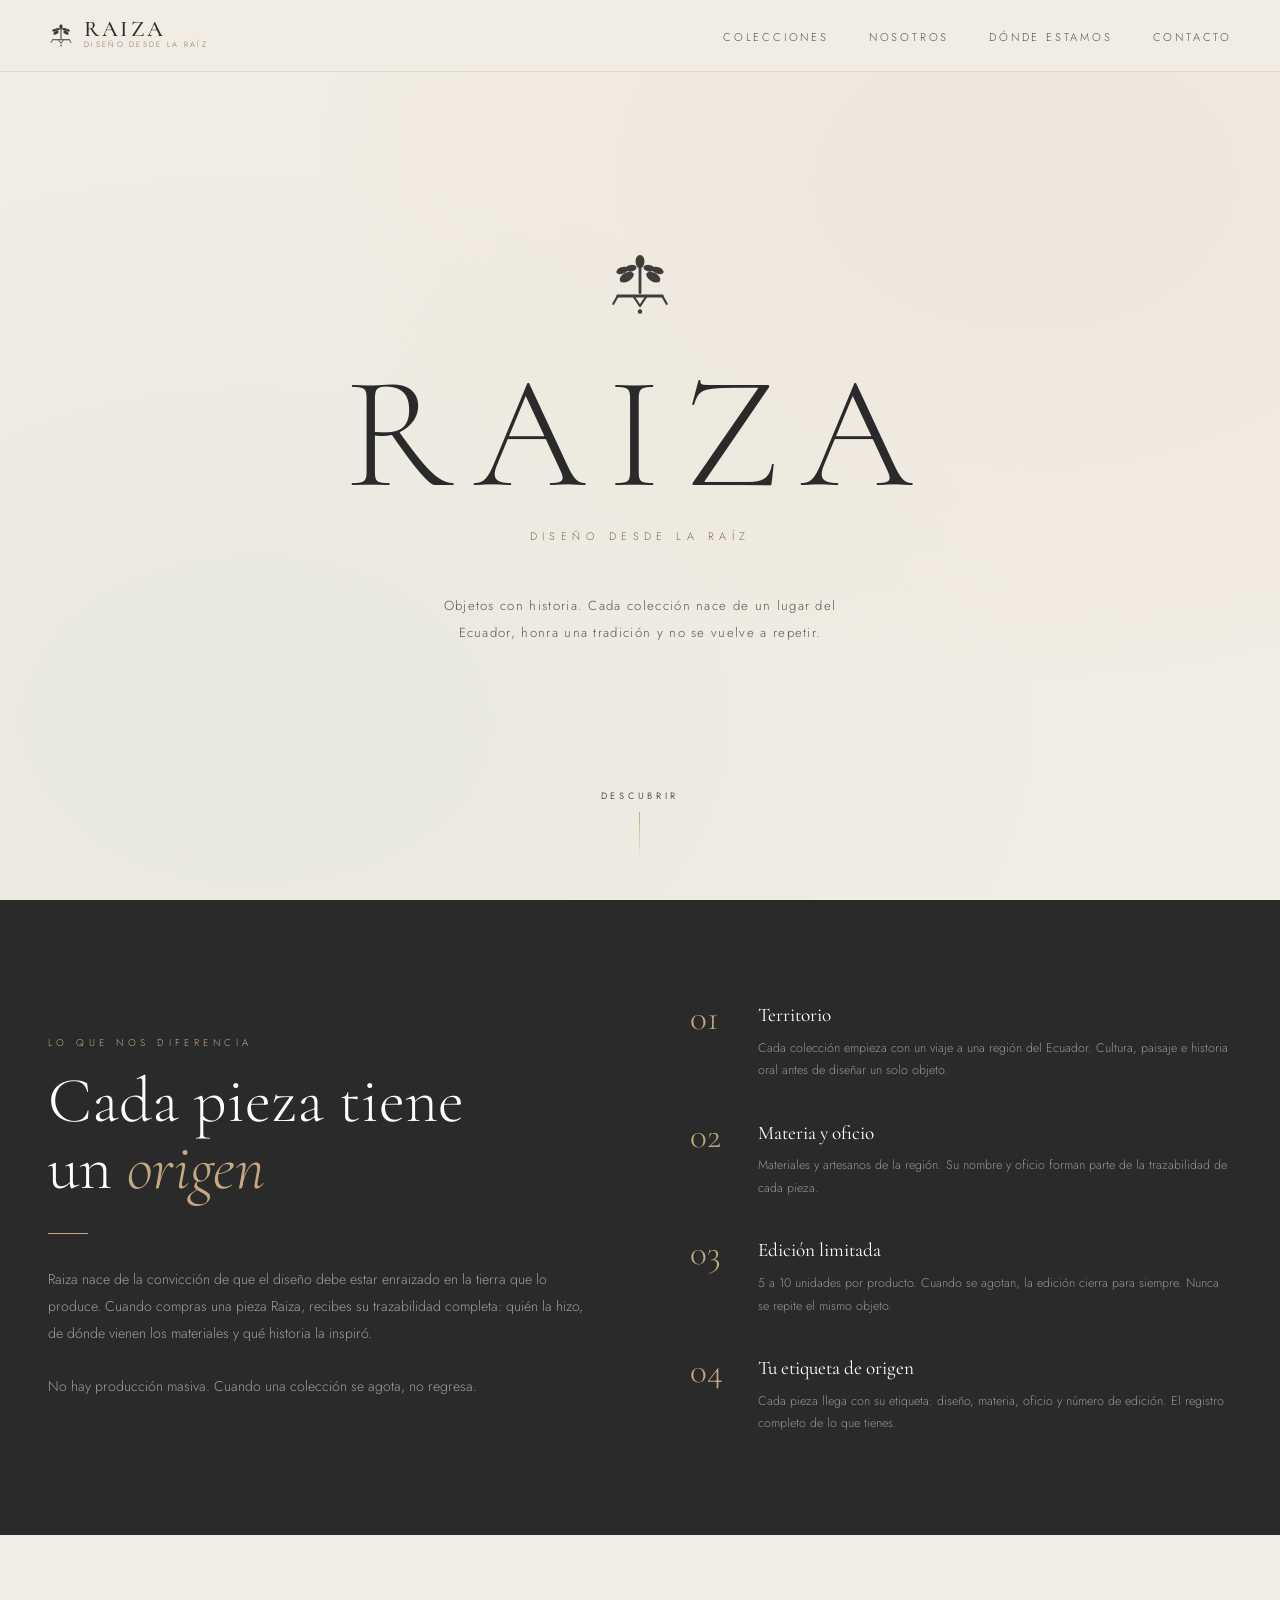
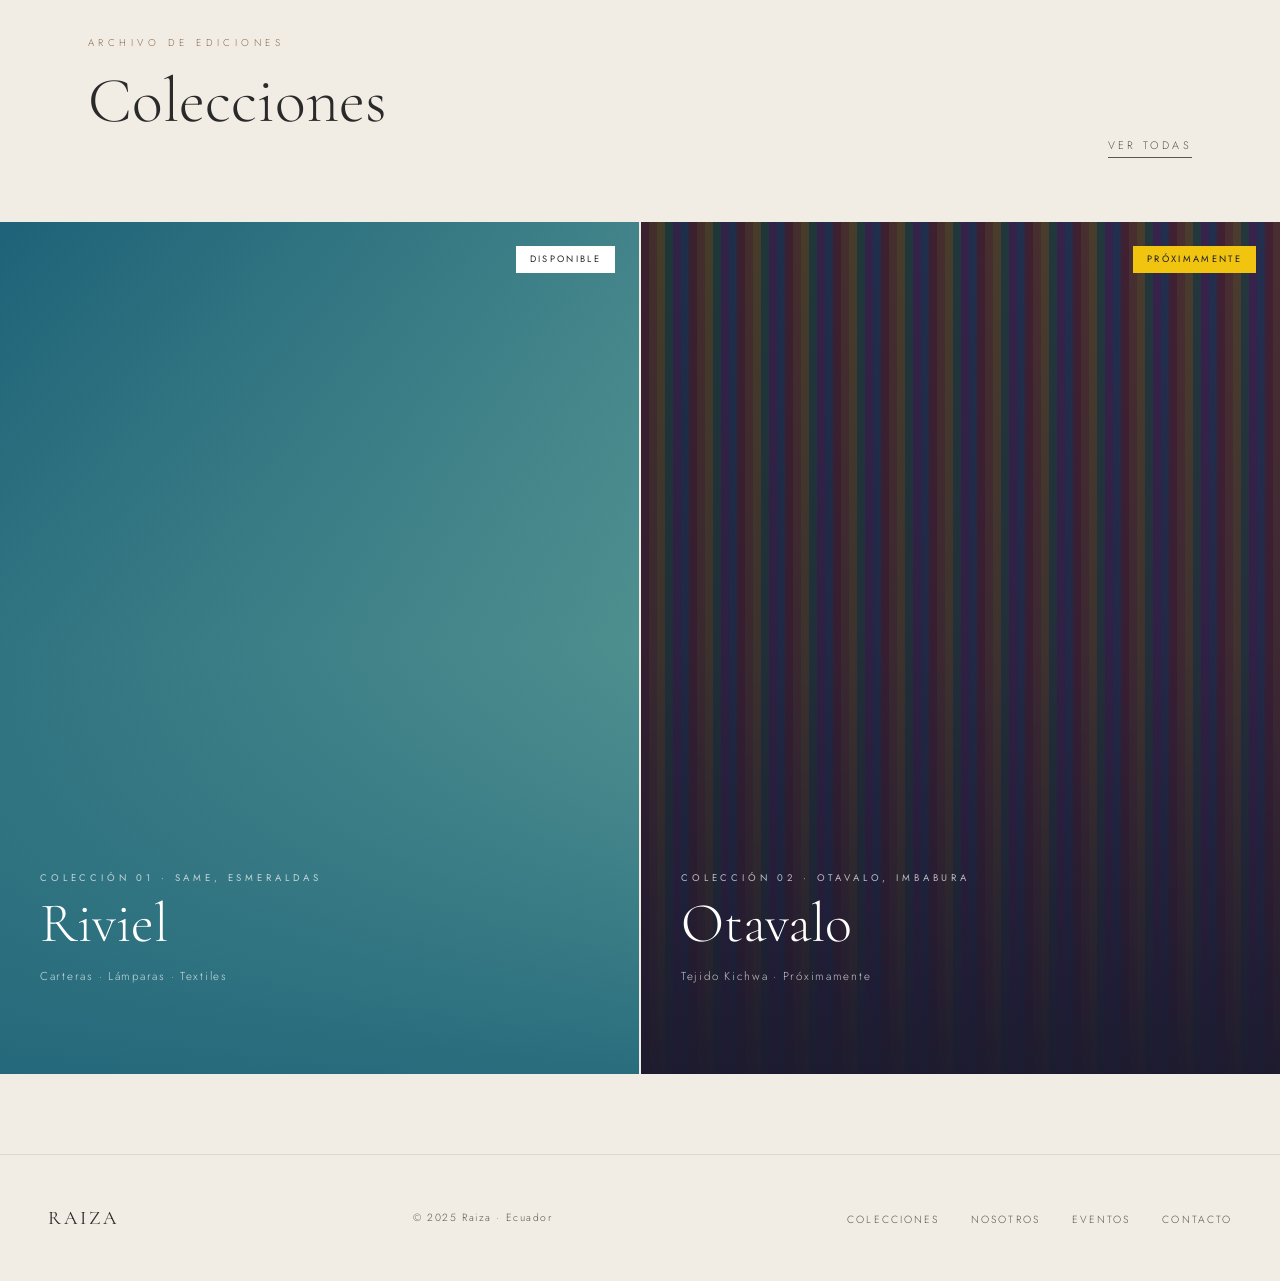
<file: index.html>
<!DOCTYPE html>
<html lang="es">
<head>
  <meta charset="UTF-8">
  <meta name="viewport" content="width=device-width, initial-scale=1.0">
  <title>Raiza — Diseño desde la Raíz</title>
  <meta name="description" content="Raiza es una marca ecuatoriana de diseño limitado. Cada colección es un lugar, cada producto una historia que no se repite.">
  <link rel="stylesheet" href="styles/main.css">
  <style>
    .hero-full {
      min-height: 100vh;
      display: flex;
      flex-direction: column;
      align-items: center;
      justify-content: center;
      position: relative;
      overflow: hidden;
      background: var(--cream);
      padding: var(--nav-h) 24px 80px;
    }
    .hero-full-bg {
      position: absolute;
      inset: 0;
      background:
        radial-gradient(ellipse at 20% 80%, rgba(114,176,160,0.08) 0%, transparent 55%),
        radial-gradient(ellipse at 80% 20%, rgba(196,168,130,0.1) 0%, transparent 50%);
    }
    .hero-isotipo {
      width: 72px;
      height: 80px;
      opacity: 0;
      animation: fadeUp 0.8s 0.2s forwards;
      margin-bottom: 28px;
    }
    .hero-brand { text-align: center; opacity: 0; animation: fadeUp 0.8s 0.4s forwards; }
    .hero-brand-name {
      font-family: var(--font-display);
      font-size: clamp(4.5rem, 14vw, 10rem);
      font-weight: 300;
      letter-spacing: 0.14em;
      color: var(--ink);
      line-height: 1;
      display: block;
    }
    .hero-brand-sub {
      font-family: var(--font-body);
      font-size: 0.68rem;
      font-weight: 300;
      letter-spacing: 0.5em;
      text-transform: uppercase;
      color: var(--terra);
      display: block;
      margin-top: 14px;
    }
    .hero-tagline {
      font-family: var(--font-body);
      font-size: 0.82rem;
      font-weight: 300;
      letter-spacing: 0.1em;
      color: var(--ink-light);
      text-align: center;
      max-width: 400px;
      line-height: 2;
      margin-top: 48px;
      opacity: 0;
      animation: fadeUp 0.8s 0.6s forwards;
    }
    .hero-scroll-cta {
      position: absolute;
      bottom: 40px;
      display: flex;
      flex-direction: column;
      align-items: center;
      gap: 10px;
      opacity: 0;
      animation: fadeIn 1s 1.2s forwards;
      cursor: pointer;
      background: none;
      border: none;
    }
    .hero-scroll-cta span {
      font-size: 0.58rem;
      letter-spacing: 0.4em;
      text-transform: uppercase;
      color: var(--ink-light);
      font-family: var(--font-body);
    }
    .hero-scroll-line {
      width: 1px;
      height: 48px;
      background: linear-gradient(to bottom, var(--terra-light), transparent);
      animation: scrollLine 2s 1.5s infinite;
    }

    .traza-inline { background: var(--ink); padding: 100px 48px; }
    .traza-inline-inner {
      max-width: 1200px;
      margin: 0 auto;
      display: grid;
      grid-template-columns: 1fr 1fr;
      gap: 100px;
      align-items: center;
    }
    .traza-steps-inline { display: flex; flex-direction: column; gap: 36px; }
    .traza-step-inline { display: flex; gap: 24px; align-items: flex-start; }
    .traza-step-num-inline {
      font-family: var(--font-display);
      font-size: 2.2rem;
      font-weight: 300;
      color: var(--terra-light);
      line-height: 1;
      min-width: 44px;
    }
    .traza-step-title-inline {
      font-family: var(--font-display);
      font-size: 1.2rem;
      font-weight: 400;
      color: white;
      margin-bottom: 6px;
    }
    .traza-step-body-inline {
      font-size: 0.78rem;
      font-weight: 300;
      line-height: 1.8;
      color: rgba(255,255,255,0.5);
    }

    .colecciones-preview { padding: 100px 0 0; }
    .colecciones-preview-header {
      padding: 0 48px;
      max-width: 1200px;
      margin: 0 auto 64px;
      display: flex;
      align-items: flex-end;
      justify-content: space-between;
    }
    .ver-todas {
      font-size: 0.68rem;
      font-weight: 300;
      letter-spacing: 0.3em;
      text-transform: uppercase;
      color: var(--ink-light);
      border-bottom: 1px solid var(--ink-light);
      padding-bottom: 2px;
      transition: color 0.2s, border-color 0.2s;
    }
    .ver-todas:hover { color: var(--terra); border-color: var(--terra); }

    @media (max-width: 900px) {
      .traza-inline-inner { grid-template-columns: 1fr; gap: 48px; }
      .traza-inline { padding: 80px 24px; }
      .colecciones-preview-header { flex-direction: column; align-items: flex-start; gap: 16px; padding: 0 24px; }
    }
  </style>
</head>
<body>

<!-- NAV -->
<nav id="navbar">
  <a href="index.html" class="nav-logo" style="display:flex; align-items:center; gap: 10px;">
    <svg width="26" height="30" viewBox="0 0 60 72" fill="none" xmlns="http://www.w3.org/2000/svg">
      <line x1="30" y1="42" x2="30" y2="20" stroke="#3d3d3d" stroke-width="2.5" stroke-linecap="round"/>
      <ellipse cx="18" cy="28" rx="7" ry="4" transform="rotate(-30 18 28)" fill="#3d3d3d"/>
      <ellipse cx="14" cy="22" rx="5.5" ry="3" transform="rotate(-20 14 22)" fill="#3d3d3d"/>
      <ellipse cx="22" cy="20" rx="5" ry="3" transform="rotate(-10 22 20)" fill="#3d3d3d"/>
      <ellipse cx="42" cy="28" rx="7" ry="4" transform="rotate(30 42 28)" fill="#3d3d3d"/>
      <ellipse cx="46" cy="22" rx="5.5" ry="3" transform="rotate(20 46 22)" fill="#3d3d3d"/>
      <ellipse cx="38" cy="20" rx="5" ry="3" transform="rotate(10 38 20)" fill="#3d3d3d"/>
      <ellipse cx="30" cy="14" rx="4" ry="6" fill="#3d3d3d"/>
      <line x1="10" y1="45" x2="50" y2="45" stroke="#3d3d3d" stroke-width="2.5" stroke-linecap="round"/>
      <line x1="10" y1="45" x2="6" y2="52" stroke="#3d3d3d" stroke-width="2" stroke-linecap="round"/>
      <line x1="50" y1="45" x2="54" y2="52" stroke="#3d3d3d" stroke-width="2" stroke-linecap="round"/>
      <polyline points="24,45 30,54 36,45" fill="none" stroke="#3d3d3d" stroke-width="2" stroke-linecap="round" stroke-linejoin="round"/>
      <circle cx="30" cy="59" r="2" fill="#3d3d3d"/>
    </svg>
    <span style="display:flex; flex-direction:column; line-height:1;">
      <span style="font-family: var(--font-display); font-size: 1.4rem; font-weight: 500; letter-spacing: 0.12em; color: var(--ink);">RAIZA</span>
      <span style="font-family: var(--font-body); font-size: 0.48rem; font-weight: 300; letter-spacing: 0.3em; color: var(--terra); text-transform: uppercase; margin-top: 1px;">Diseño desde la Raíz</span>
    </span>
  </a>
  <ul class="nav-links">
    <li><a href="colecciones.html">Colecciones</a></li>
    <li><a href="nosotros.html">Nosotros</a></li>
    <li><a href="eventos.html">Dónde Estamos</a></li>
    <li><a href="contacto.html">Contacto</a></li>
  </ul>
  <button class="nav-burger" id="burger" aria-label="Menú">
    <span></span><span></span><span></span>
  </button>
</nav>

<div class="mobile-menu" id="mobileMenu">
  <a href="colecciones.html">Colecciones</a>
  <a href="nosotros.html">Nosotros</a>
  <a href="eventos.html">Dónde Estamos</a>
  <a href="contacto.html">Contacto</a>
</div>

<!-- HERO -->
<section class="hero-full">
  <div class="hero-full-bg"></div>

  <svg class="hero-isotipo" viewBox="0 0 60 72" fill="none" xmlns="http://www.w3.org/2000/svg">
    <line x1="30" y1="42" x2="30" y2="20" stroke="#3d3d3d" stroke-width="2.5" stroke-linecap="round"/>
    <ellipse cx="18" cy="28" rx="7" ry="4" transform="rotate(-30 18 28)" fill="#3d3d3d"/>
    <ellipse cx="14" cy="22" rx="5.5" ry="3" transform="rotate(-20 14 22)" fill="#3d3d3d"/>
    <ellipse cx="22" cy="20" rx="5" ry="3" transform="rotate(-10 22 20)" fill="#3d3d3d"/>
    <ellipse cx="42" cy="28" rx="7" ry="4" transform="rotate(30 42 28)" fill="#3d3d3d"/>
    <ellipse cx="46" cy="22" rx="5.5" ry="3" transform="rotate(20 46 22)" fill="#3d3d3d"/>
    <ellipse cx="38" cy="20" rx="5" ry="3" transform="rotate(10 38 20)" fill="#3d3d3d"/>
    <ellipse cx="30" cy="14" rx="4" ry="6" fill="#3d3d3d"/>
    <line x1="10" y1="45" x2="50" y2="45" stroke="#3d3d3d" stroke-width="2.5" stroke-linecap="round"/>
    <line x1="10" y1="45" x2="6" y2="52" stroke="#3d3d3d" stroke-width="2" stroke-linecap="round"/>
    <line x1="50" y1="45" x2="54" y2="52" stroke="#3d3d3d" stroke-width="2" stroke-linecap="round"/>
    <polyline points="24,45 30,54 36,45" fill="none" stroke="#3d3d3d" stroke-width="2" stroke-linecap="round" stroke-linejoin="round"/>
    <circle cx="30" cy="59" r="2" fill="#3d3d3d"/>
  </svg>

  <div class="hero-brand">
    <span class="hero-brand-name">RAIZA</span>
    <span class="hero-brand-sub">Diseño desde la Raíz</span>
  </div>

  <p class="hero-tagline">
    Objetos con historia. Cada colección nace de un lugar del Ecuador, honra una tradición y no se vuelve a repetir.
  </p>

  <button class="hero-scroll-cta" onclick="document.getElementById('trazabilidad').scrollIntoView({behavior:'smooth'})">
    <span>Descubrir</span>
    <div class="hero-scroll-line"></div>
  </button>
</section>

<!-- TRAZABILIDAD -->
<section class="traza-inline" id="trazabilidad">
  <div class="traza-inline-inner">
    <div class="reveal">
      <p class="section-label" style="color: var(--terra-light);">Lo que nos diferencia</p>
      <h2 class="section-title" style="color: white;">Cada pieza tiene<br>un <em style="color: var(--terra-light);">origen</em></h2>
      <div class="divider" style="margin: 32px 0; background: var(--terra-light);"></div>
      <p class="section-body" style="color: rgba(255,255,255,0.55); max-width: 100%;">
        Raiza nace de la convicción de que el diseño debe estar enraizado en la tierra que lo produce. Cuando compras una pieza Raiza, recibes su trazabilidad completa: quién la hizo, de dónde vienen los materiales y qué historia la inspiró.
        <br><br>
        No hay producción masiva. Cuando una colección se agota, no regresa.
      </p>
    </div>
    <div class="traza-steps-inline reveal">
      <div class="traza-step-inline">
        <span class="traza-step-num-inline">01</span>
        <div>
          <p class="traza-step-title-inline">Territorio</p>
          <p class="traza-step-body-inline">Cada colección empieza con un viaje a una región del Ecuador. Cultura, paisaje e historia oral antes de diseñar un solo objeto.</p>
        </div>
      </div>
      <div class="traza-step-inline">
        <span class="traza-step-num-inline">02</span>
        <div>
          <p class="traza-step-title-inline">Materia y oficio</p>
          <p class="traza-step-body-inline">Materiales y artesanos de la región. Su nombre y oficio forman parte de la trazabilidad de cada pieza.</p>
        </div>
      </div>
      <div class="traza-step-inline">
        <span class="traza-step-num-inline">03</span>
        <div>
          <p class="traza-step-title-inline">Edición limitada</p>
          <p class="traza-step-body-inline">5 a 10 unidades por producto. Cuando se agotan, la edición cierra para siempre. Nunca se repite el mismo objeto.</p>
        </div>
      </div>
      <div class="traza-step-inline">
        <span class="traza-step-num-inline">04</span>
        <div>
          <p class="traza-step-title-inline">Tu etiqueta de origen</p>
          <p class="traza-step-body-inline">Cada pieza llega con su etiqueta: diseño, materia, oficio y número de edición. El registro completo de lo que tienes.</p>
        </div>
      </div>
    </div>
  </div>
</section>

<!-- COLECCIONES PREVIEW -->
<section class="colecciones-preview">
  <div class="colecciones-preview-header">
    <div class="reveal">
      <p class="section-label">Archivo de ediciones</p>
      <h2 class="section-title">Colecciones</h2>
    </div>
    <a href="colecciones.html" class="ver-todas reveal">Ver todas</a>
  </div>

  <div class="collections-grid">
    <a href="colecciones/riviel/index.html" class="collection-card reveal">
      <div class="collection-card-bg" style="background: linear-gradient(135deg, var(--riviel-1) 0%, var(--riviel-3) 100%);"></div>
      <div class="collection-card-overlay">
        <p class="collection-card-label">Colección 01 · Same, Esmeraldas</p>
        <h3 class="collection-card-title">Riviel</h3>
        <p class="collection-card-sub">Carteras · Lámparas · Textiles</p>
        <div class="collection-card-arrow">
          Ver colección
          <svg width="16" height="10" viewBox="0 0 20 12" fill="none">
            <path d="M0 6H18M14 1l5 5-5 5" stroke="white" stroke-width="1.2"/>
          </svg>
        </div>
      </div>
      <div class="collection-tag">Disponible</div>
    </a>
    <a href="colecciones/otavalo/index.html" class="collection-card reveal">
      <div class="collection-card-bg" style="background: linear-gradient(135deg, #1a1a2e 0%, #2d1b3d 100%);"></div>
      <div style="position:absolute; inset:0; opacity:0.2; background: repeating-linear-gradient(90deg, #c0392b 0px, #c0392b 8px, #e67e22 8px, #e67e22 16px, #f1c40f 16px, #f1c40f 24px, #27ae60 24px, #27ae60 32px, #8e44ad 32px, #8e44ad 40px, #2980b9 40px, #2980b9 48px);"></div>
      <div class="collection-card-overlay" style="background: linear-gradient(to top, rgba(26,26,46,0.92) 0%, rgba(26,26,46,0.3) 50%, transparent 100%);">
        <p class="collection-card-label">Colección 02 · Otavalo, Imbabura</p>
        <h3 class="collection-card-title">Otavalo</h3>
        <p class="collection-card-sub">Tejido Kichwa · Próximamente</p>
        <div class="collection-card-arrow">
          Ver colección
          <svg width="16" height="10" viewBox="0 0 20 12" fill="none">
            <path d="M0 6H18M14 1l5 5-5 5" stroke="white" stroke-width="1.2"/>
          </svg>
        </div>
      </div>
      <div class="collection-tag" style="background: var(--otavalo-3); color: #1a1a2e;">Próximamente</div>
    </a>
  </div>
</section>

<!-- FOOTER -->
<footer>
  <div class="footer-logo">RAIZA</div>
  <p class="footer-copy">© 2025 Raiza · Ecuador</p>
  <ul class="footer-links">
    <li><a href="colecciones.html">Colecciones</a></li>
    <li><a href="nosotros.html">Nosotros</a></li>
    <li><a href="eventos.html">Eventos</a></li>
    <li><a href="contacto.html">Contacto</a></li>
  </ul>
</footer>

<script>
const navbar = document.getElementById('navbar');
window.addEventListener('scroll', () => { navbar.classList.toggle('scrolled', window.scrollY > 20); });
const burger = document.getElementById('burger');
const mobileMenu = document.getElementById('mobileMenu');
burger.addEventListener('click', () => { mobileMenu.classList.toggle('open'); });
mobileMenu.querySelectorAll('a').forEach(a => { a.addEventListener('click', () => mobileMenu.classList.remove('open')); });
const reveals = document.querySelectorAll('.reveal');
const observer = new IntersectionObserver((entries) => {
  entries.forEach(e => { if (e.isIntersecting) e.target.classList.add('visible'); });
}, { threshold: 0.1 });
reveals.forEach(el => observer.observe(el));
</script>
</body>
</html>
</file>
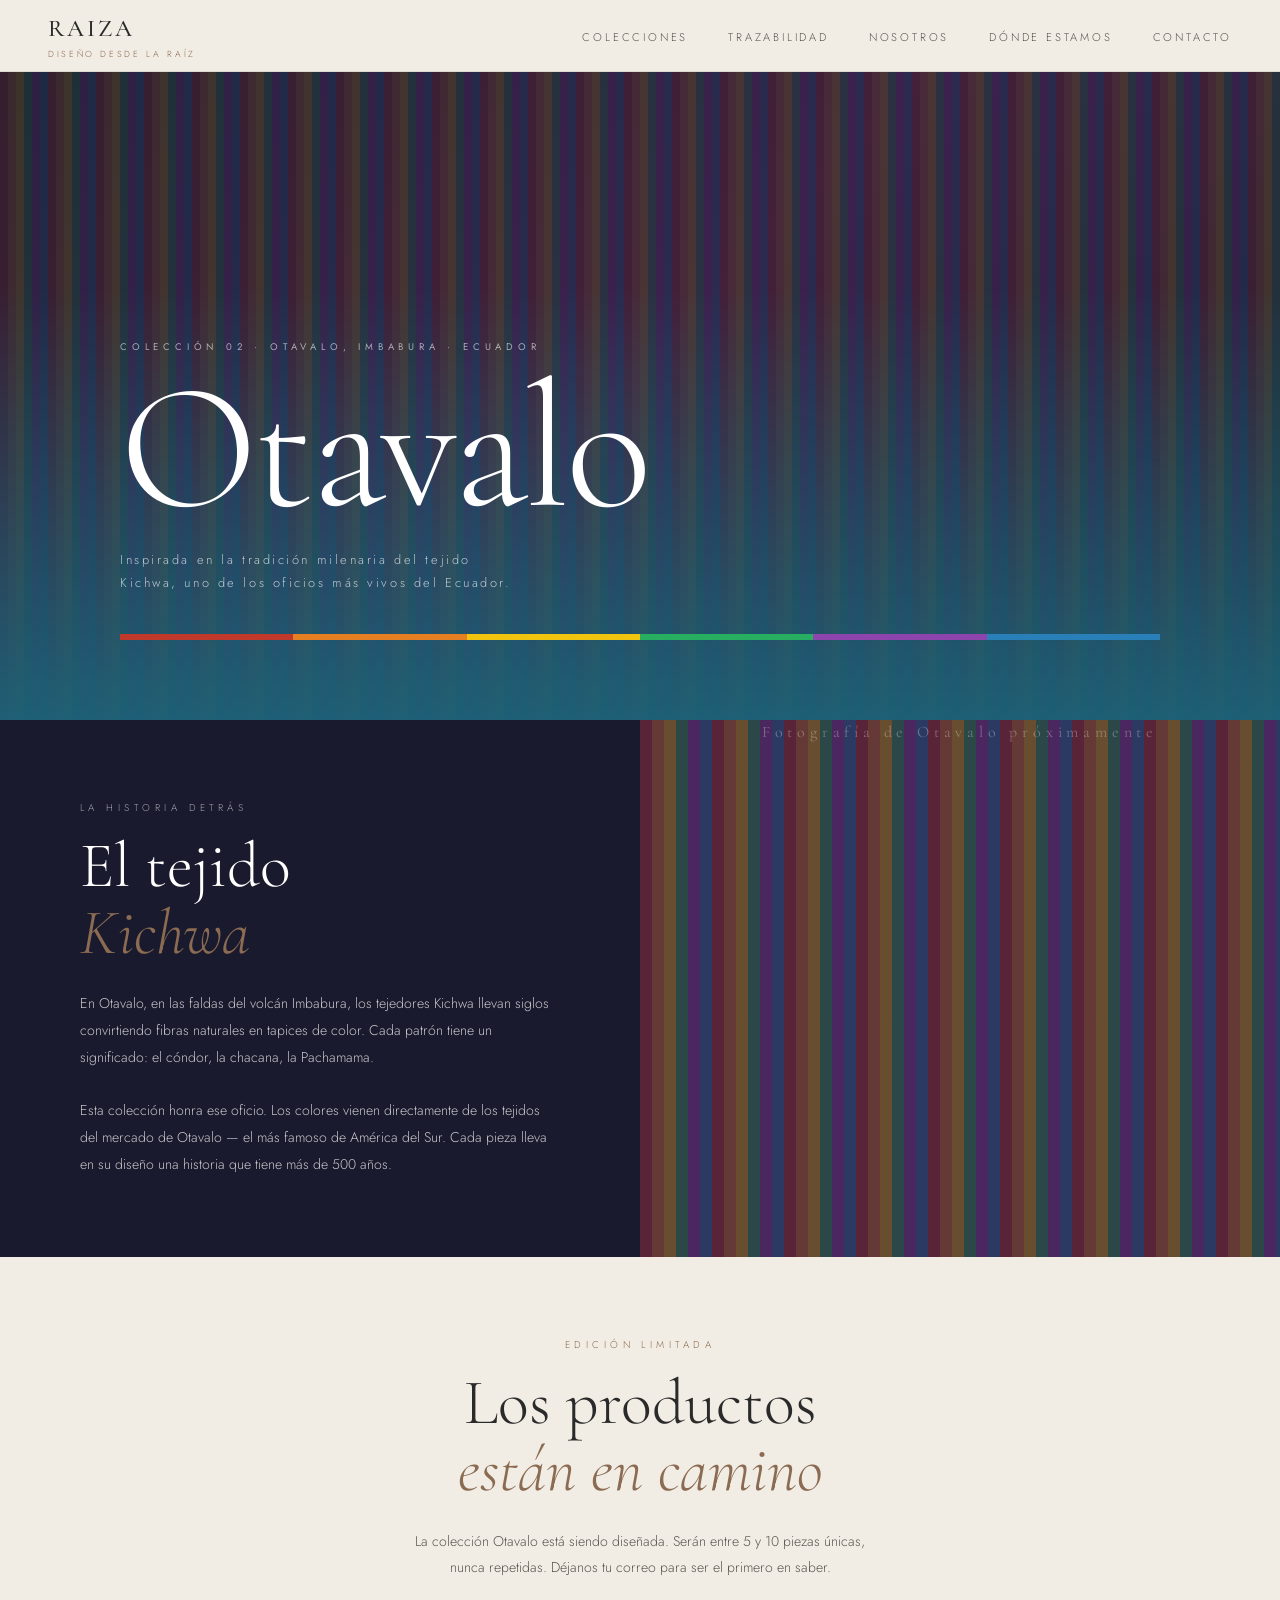
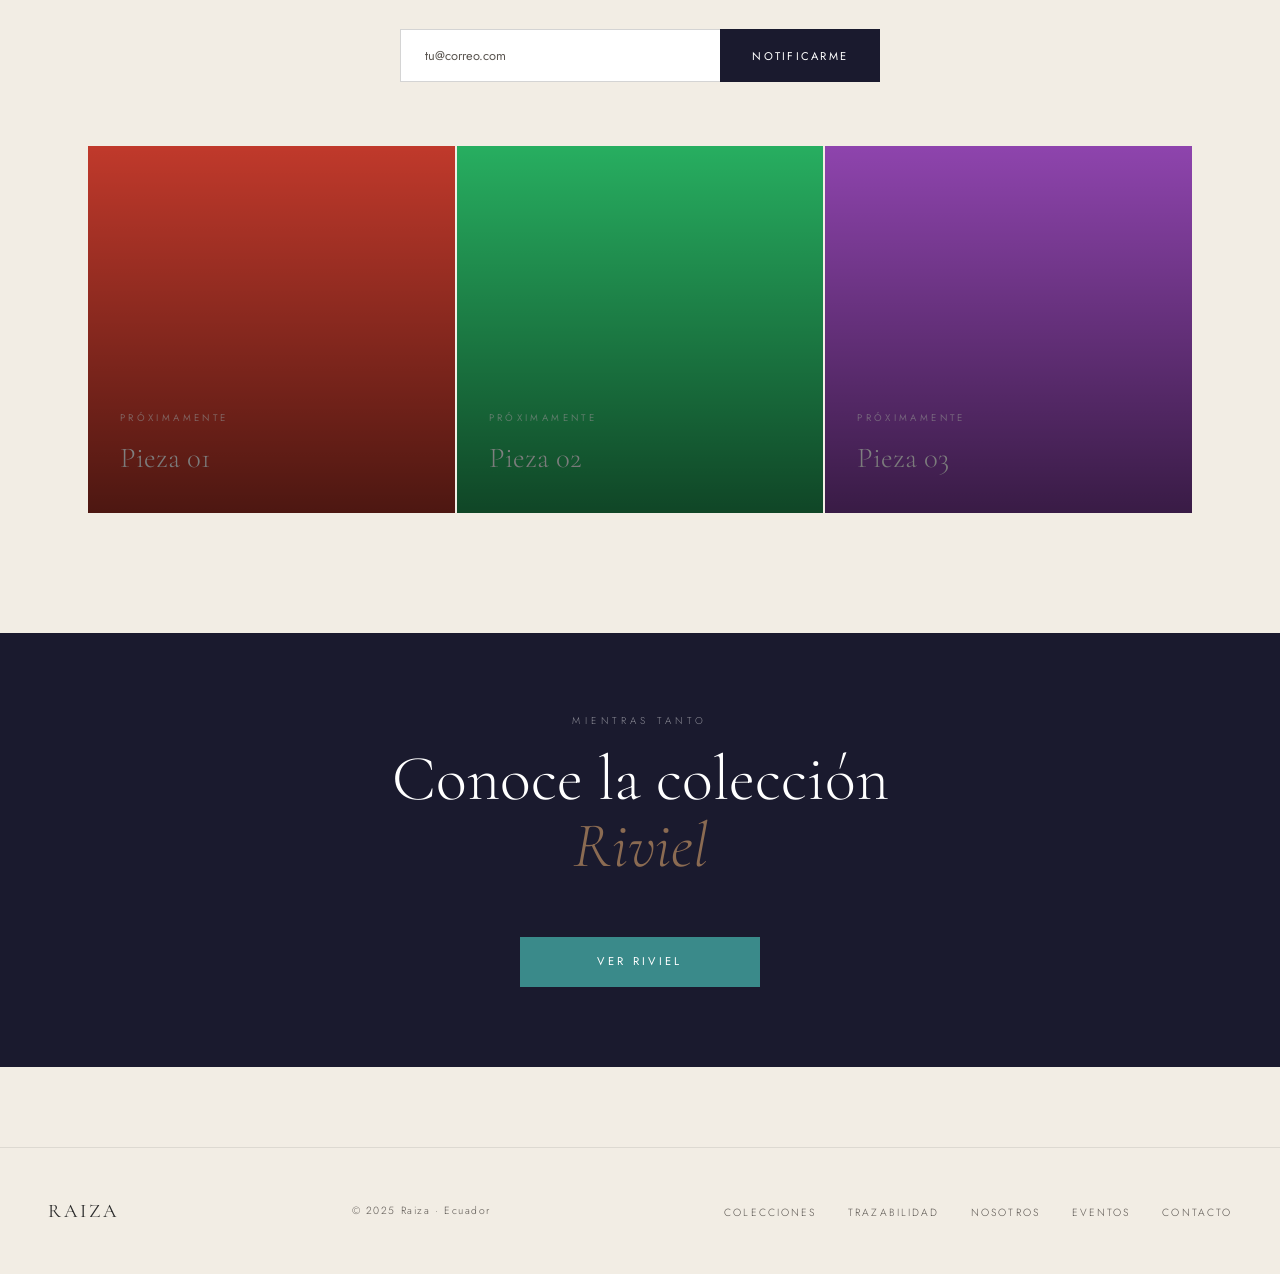
<file: colecciones/otavalo/index.html>
<!DOCTYPE html>
<html lang="es">
<head>
  <meta charset="UTF-8">
  <meta name="viewport" content="width=device-width, initial-scale=1.0">
  <title>Otavalo — Colección 02 · Raiza</title>
  <link rel="stylesheet" href="../../styles/main.css">
  <style>
    .otavalo-palette {
      display: flex;
      height: 6px;
      width: 100%;
      margin-top: 40px;
    }
    .otavalo-palette div { flex: 1; }

    .coming-soon-grid {
      display: grid;
      grid-template-columns: repeat(auto-fill, minmax(280px, 1fr));
      gap: 2px;
      padding: 0 48px;
      max-width: 1200px;
      margin: 0 auto;
    }
    .coming-soon-card {
      aspect-ratio: 1;
      position: relative;
      overflow: hidden;
      display: flex;
      align-items: flex-end;
      padding: 32px;
    }
    .coming-soon-card-content {
      position: relative;
      z-index: 1;
    }
    .coming-soon-label {
      font-size: 0.6rem;
      letter-spacing: 0.35em;
      text-transform: uppercase;
      color: rgba(255,255,255,0.6);
      margin-bottom: 8px;
    }
    .coming-soon-name {
      font-family: var(--font-display);
      font-size: 1.8rem;
      font-weight: 300;
      color: white;
    }
    .notify-form {
      max-width: 480px;
      margin: 48px auto 0;
      display: flex;
      gap: 0;
    }
    .notify-input {
      flex: 1;
      padding: 16px 24px;
      border: 1px solid rgba(42,42,42,0.2);
      border-right: none;
      background: white;
      font-family: var(--font-body);
      font-size: 0.8rem;
      color: var(--ink);
      outline: none;
    }
    .notify-input::placeholder { color: var(--ink-light); }
    .notify-btn {
      padding: 16px 32px;
      background: #1a1a2e;
      color: white;
      border: none;
      font-family: var(--font-body);
      font-size: 0.7rem;
      letter-spacing: 0.2em;
      text-transform: uppercase;
      cursor: pointer;
      transition: background 0.2s;
    }
    .notify-btn:hover { background: #2d1b3d; }
  </style>
</head>
<body>

<nav id="navbar">
  <a href="../../index.html" class="nav-logo">
    RAIZA
    <span>Diseño desde la Raíz</span>
  </a>
  <ul class="nav-links">
    <li><a href="../../colecciones.html">Colecciones</a></li>
    <li><a href="../../trazabilidad.html">Trazabilidad</a></li>
    <li><a href="../../nosotros.html">Nosotros</a></li>
    <li><a href="../../eventos.html">Dónde Estamos</a></li>
    <li><a href="../../contacto.html">Contacto</a></li>
  </ul>
  <button class="nav-burger" id="burger" aria-label="Menú">
    <span></span><span></span><span></span>
  </button>
</nav>

<div class="mobile-menu" id="mobileMenu">
  <a href="../../colecciones.html">Colecciones</a>
  <a href="../../trazabilidad.html">Trazabilidad</a>
  <a href="../../nosotros.html">Nosotros</a>
  <a href="../../eventos.html">Dónde Estamos</a>
  <a href="../../contacto.html">Contacto</a>
</div>

<!-- HERO -->
<section class="col-hero">
  <div class="col-hero-bg otavalo"></div>
  <div class="otavalo-stripe"></div>
  <div class="col-hero-overlay"></div>
  <div class="col-hero-content">
    <p class="col-hero-num" style="opacity:0; animation: fadeUp 0.7s 0.3s forwards;">Colección 02 · Otavalo, Imbabura · Ecuador</p>
    <h1 class="col-hero-title" style="opacity:0; animation: fadeUp 0.8s 0.5s forwards;">Otavalo</h1>
    <p class="col-hero-sub" style="opacity:0; animation: fadeUp 0.7s 0.7s forwards;">Inspirada en la tradición milenaria del tejido Kichwa, uno de los oficios más vivos del Ecuador.</p>
    <div class="otavalo-palette" style="opacity:0; animation: fadeUp 0.6s 0.9s forwards;">
      <div style="background: #c0392b;"></div>
      <div style="background: #e67e22;"></div>
      <div style="background: #f1c40f;"></div>
      <div style="background: #27ae60;"></div>
      <div style="background: #8e44ad;"></div>
      <div style="background: #2980b9;"></div>
    </div>
  </div>
</section>

<!-- LA HISTORIA -->
<div class="leyenda-block reveal">
  <div class="leyenda-text" style="background: #1a1a2e;">
    <p class="section-label">La historia detrás</p>
    <h2 class="section-title">El tejido<br><em>Kichwa</em></h2>
    <p class="section-body">
      En Otavalo, en las faldas del volcán Imbabura, los tejedores Kichwa llevan siglos convirtiendo fibras naturales en tapices de color. Cada patrón tiene un significado: el cóndor, la chacana, la Pachamama.
      <br><br>
      Esta colección honra ese oficio. Los colores vienen directamente de los tejidos del mercado de Otavalo — el más famoso de América del Sur. Cada pieza lleva en su diseño una historia que tiene más de 500 años.
    </p>
  </div>
  <div class="leyenda-img" style="background: #2d1b3d; min-height: 400px;">
    <div style="position:absolute; inset:0; opacity:0.3; background: repeating-linear-gradient(90deg, #c0392b 0px, #c0392b 12px, #e67e22 12px, #e67e22 24px, #f1c40f 24px, #f1c40f 36px, #27ae60 36px, #27ae60 48px, #8e44ad 48px, #8e44ad 60px, #2980b9 60px, #2980b9 72px);"></div>
    <div class="leyenda-img-placeholder" style="position:relative; z-index:1;">Fotografía de Otavalo próximamente</div>
  </div>
</div>

<!-- PRÓXIMAMENTE -->
<section style="padding: 80px 0;">
  <div style="padding: 0 48px; max-width: 1200px; margin: 0 auto; margin-bottom: 64px; text-align: center;">
    <p class="section-label reveal">Edición limitada</p>
    <h2 class="section-title reveal">Los productos<br><em>están en camino</em></h2>
    <p class="section-body reveal" style="margin: 0 auto; text-align: center; max-width: 480px;">
      La colección Otavalo está siendo diseñada. Serán entre 5 y 10 piezas únicas, nunca repetidas. Déjanos tu correo para ser el primero en saber.
    </p>
    <div class="notify-form reveal">
      <input type="email" class="notify-input" placeholder="tu@correo.com" id="emailInput">
      <button class="notify-btn" onclick="notificar()">Notificarme</button>
    </div>
    <p id="notifyMsg" style="font-size: 0.75rem; color: var(--terra); margin-top: 16px; display:none;">¡Listo! Te avisamos cuando esté disponible.</p>
  </div>

  <!-- PLACEHOLDERS de productos -->
  <div class="coming-soon-grid">
    <div class="coming-soon-card reveal" style="background: #c0392b;">
      <div style="position:absolute; inset:0; background: linear-gradient(to top, rgba(0,0,0,0.6), transparent);"></div>
      <div class="coming-soon-content">
        <p class="coming-soon-label">Próximamente</p>
        <p class="coming-soon-name">Pieza 01</p>
      </div>
    </div>
    <div class="coming-soon-card reveal" style="background: #27ae60;">
      <div style="position:absolute; inset:0; background: repeating-linear-gradient(90deg, rgba(255,255,255,0.05) 0px, rgba(255,255,255,0.05) 4px, transparent 4px, transparent 8px); background: linear-gradient(to top, rgba(0,0,0,0.6), transparent);"></div>
      <div class="coming-soon-content">
        <p class="coming-soon-label">Próximamente</p>
        <p class="coming-soon-name">Pieza 02</p>
      </div>
    </div>
    <div class="coming-soon-card reveal" style="background: #8e44ad;">
      <div style="position:absolute; inset:0; background: linear-gradient(to top, rgba(0,0,0,0.6), transparent);"></div>
      <div class="coming-soon-content">
        <p class="coming-soon-label">Próximamente</p>
        <p class="coming-soon-name">Pieza 03</p>
      </div>
    </div>
  </div>
</section>

<!-- CTA TRAZABILIDAD -->
<section style="background: #1a1a2e; padding: 80px 48px; text-align: center; margin-top: 40px;">
  <p class="section-label reveal" style="color: rgba(255,255,255,0.5);">Mientras tanto</p>
  <h2 class="section-title reveal" style="color: white;">Conoce la colección<br><em>Riviel</em></h2>
  <br>
  <a href="../riviel/index.html" class="btn-primary reveal" style="max-width: 240px; display: inline-block; background: var(--riviel-2);">Ver Riviel</a>
</section>

<footer>
  <div class="footer-logo">RAIZA</div>
  <p class="footer-copy">© 2025 Raiza · Ecuador</p>
  <ul class="footer-links">
    <li><a href="../../colecciones.html">Colecciones</a></li>
    <li><a href="../../trazabilidad.html">Trazabilidad</a></li>
    <li><a href="../../nosotros.html">Nosotros</a></li>
    <li><a href="../../eventos.html">Eventos</a></li>
    <li><a href="../../contacto.html">Contacto</a></li>
  </ul>
</footer>

<script>
const navbar = document.getElementById('navbar');
window.addEventListener('scroll', () => { navbar.classList.toggle('scrolled', window.scrollY > 20); });
const burger = document.getElementById('burger');
const mobileMenu = document.getElementById('mobileMenu');
burger.addEventListener('click', () => { mobileMenu.classList.toggle('open'); });
mobileMenu.querySelectorAll('a').forEach(a => { a.addEventListener('click', () => mobileMenu.classList.remove('open')); });
const reveals = document.querySelectorAll('.reveal');
const observer = new IntersectionObserver((entries) => {
  entries.forEach(e => { if (e.isIntersecting) e.target.classList.add('visible'); });
}, { threshold: 0.1 });
reveals.forEach(el => observer.observe(el));

function notificar() {
  const email = document.getElementById('emailInput').value;
  if (email && email.includes('@')) {
    document.getElementById('notifyMsg').style.display = 'block';
    document.getElementById('emailInput').value = '';
  }
}
</script>
</body>
</html>
</file>
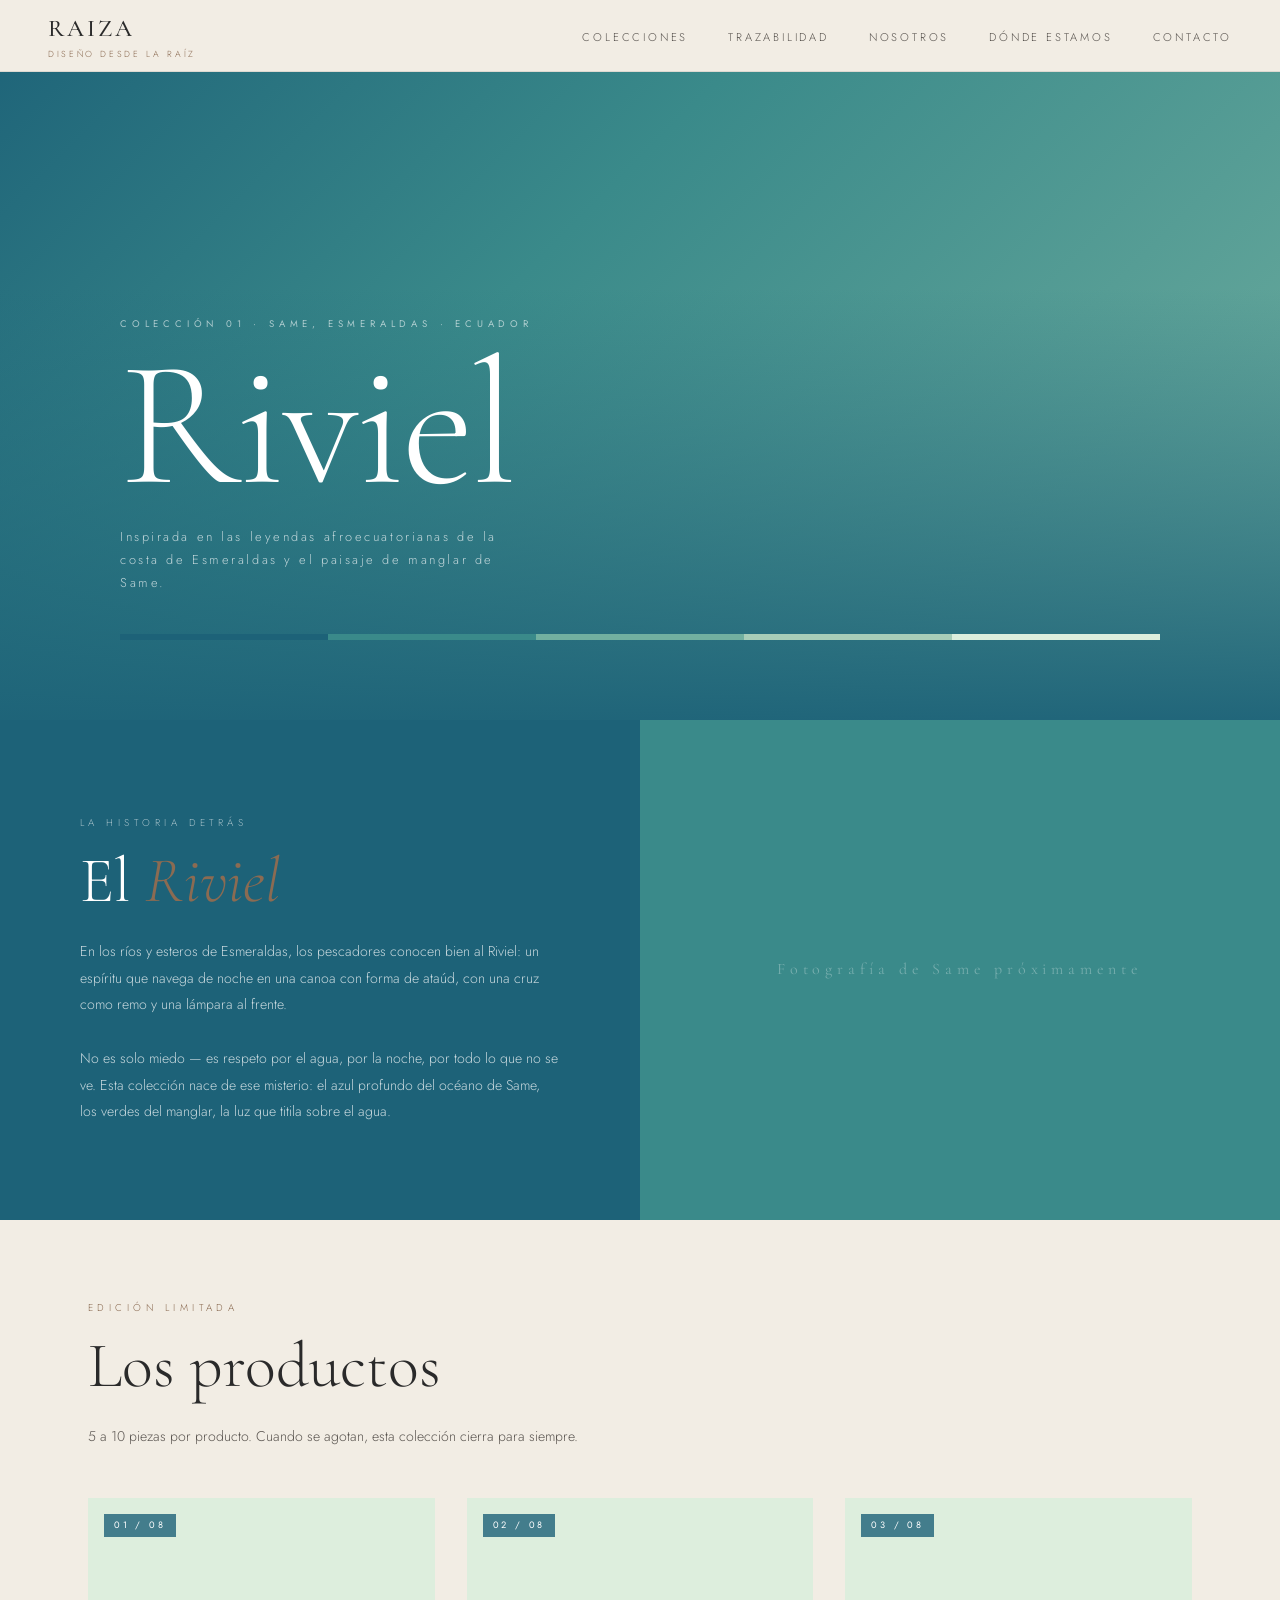
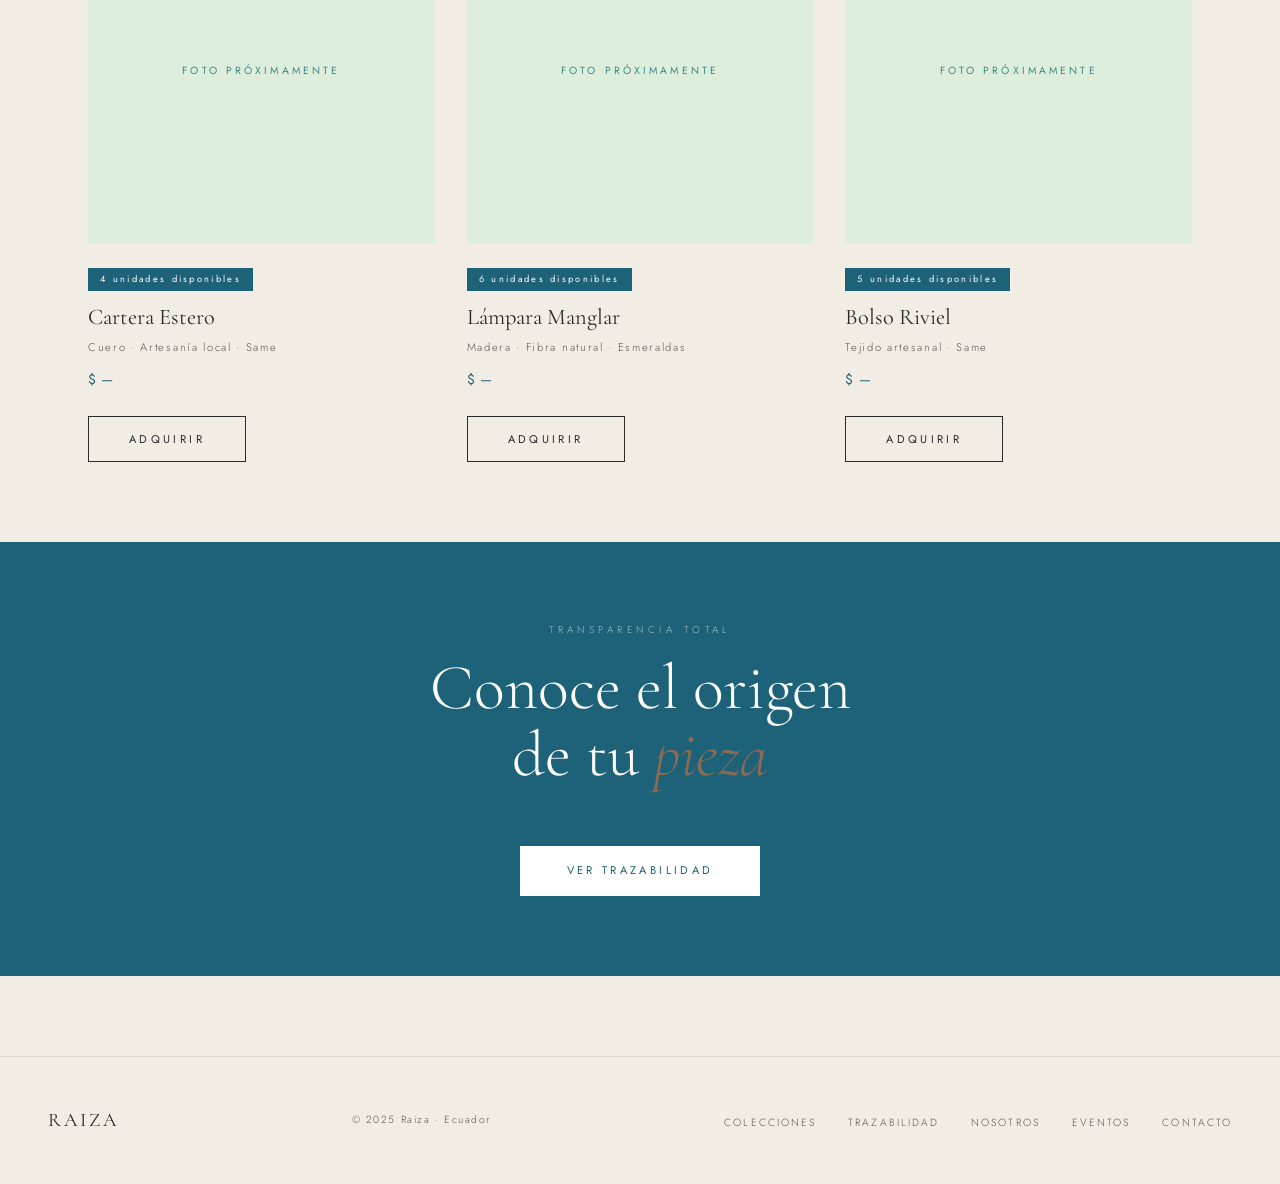
<file: colecciones/riviel/index.html>
<!DOCTYPE html>
<html lang="es">
<head>
  <meta charset="UTF-8">
  <meta name="viewport" content="width=device-width, initial-scale=1.0">
  <title>Riviel — Colección 01 · Raiza</title>
  <link rel="stylesheet" href="../../styles/main.css">
  <style>
    .products-placeholder {
      background: var(--riviel-5);
      aspect-ratio: 1;
      display: flex;
      align-items: center;
      justify-content: center;
      color: var(--riviel-2);
      font-size: 0.65rem;
      letter-spacing: 0.3em;
      text-transform: uppercase;
    }
    .unidades-badge {
      display: inline-block;
      background: var(--riviel-1);
      color: white;
      font-size: 0.58rem;
      letter-spacing: 0.25em;
      padding: 4px 12px;
      margin-bottom: 8px;
    }
    .palette-strip {
      display: flex;
      height: 6px;
      width: 100%;
      margin-top: 40px;
    }
    .palette-strip div { flex: 1; }
  </style>
</head>
<body>

<nav id="navbar">
  <a href="../../index.html" class="nav-logo">
    RAIZA
    <span>Diseño desde la Raíz</span>
  </a>
  <ul class="nav-links">
    <li><a href="../../colecciones.html">Colecciones</a></li>
    <li><a href="../../trazabilidad.html">Trazabilidad</a></li>
    <li><a href="../../nosotros.html">Nosotros</a></li>
    <li><a href="../../eventos.html">Dónde Estamos</a></li>
    <li><a href="../../contacto.html">Contacto</a></li>
  </ul>
  <button class="nav-burger" id="burger" aria-label="Menú">
    <span></span><span></span><span></span>
  </button>
</nav>

<div class="mobile-menu" id="mobileMenu">
  <a href="../../colecciones.html">Colecciones</a>
  <a href="../../trazabilidad.html">Trazabilidad</a>
  <a href="../../nosotros.html">Nosotros</a>
  <a href="../../eventos.html">Dónde Estamos</a>
  <a href="../../contacto.html">Contacto</a>
</div>

<section class="col-hero">
  <div class="col-hero-bg"></div>
  <div class="col-hero-overlay"></div>
  <div class="col-hero-content">
    <p class="col-hero-num" style="opacity:0; animation: fadeUp 0.7s 0.3s forwards;">Colección 01 · Same, Esmeraldas · Ecuador</p>
    <h1 class="col-hero-title" style="opacity:0; animation: fadeUp 0.8s 0.5s forwards;">Riviel</h1>
    <p class="col-hero-sub" style="opacity:0; animation: fadeUp 0.7s 0.7s forwards;">Inspirada en las leyendas afroecuatorianas de la costa de Esmeraldas y el paisaje de manglar de Same.</p>
    <div class="palette-strip" style="opacity:0; animation: fadeUp 0.6s 0.9s forwards;">
      <div style="background: var(--riviel-1);"></div>
      <div style="background: var(--riviel-2);"></div>
      <div style="background: var(--riviel-3);"></div>
      <div style="background: var(--riviel-4);"></div>
      <div style="background: var(--riviel-5);"></div>
    </div>
  </div>
</section>

<div class="leyenda-block reveal">
  <div class="leyenda-text">
    <p class="section-label">La historia detrás</p>
    <h2 class="section-title">El <em>Riviel</em></h2>
    <p class="section-body">
      En los ríos y esteros de Esmeraldas, los pescadores conocen bien al Riviel: un espíritu que navega de noche en una canoa con forma de ataúd, con una cruz como remo y una lámpara al frente.
      <br><br>
      No es solo miedo — es respeto por el agua, por la noche, por todo lo que no se ve. Esta colección nace de ese misterio: el azul profundo del océano de Same, los verdes del manglar, la luz que titila sobre el agua.
    </p>
  </div>
  <div class="leyenda-img">
    <div class="leyenda-img-placeholder">Fotografía de Same próximamente</div>
  </div>
</div>

<section style="padding: 80px 0;">
  <div style="padding: 0 48px; max-width: 1200px; margin: 0 auto; margin-bottom: 48px;">
    <p class="section-label reveal">Edición limitada</p>
    <h2 class="section-title reveal">Los productos</h2>
    <p class="section-body reveal">5 a 10 piezas por producto. Cuando se agotan, esta colección cierra para siempre.</p>
  </div>

  <div class="products-grid">
    <div class="product-card reveal">
      <div class="product-card-img">
        <div class="products-placeholder">Foto próximamente</div>
        <div class="product-number">01 / 08</div>
      </div>
      <span class="unidades-badge">4 unidades disponibles</span>
      <h3 class="product-name">Cartera Estero</h3>
      <p class="product-meta">Cuero · Artesanía local · Same</p>
      <p class="product-price">$ —</p>
      <br>
      <button class="btn-outline" onclick="abrirPago('Cartera Estero')">Adquirir</button>
    </div>

    <div class="product-card reveal">
      <div class="product-card-img">
        <div class="products-placeholder">Foto próximamente</div>
        <div class="product-number">02 / 08</div>
      </div>
      <span class="unidades-badge">6 unidades disponibles</span>
      <h3 class="product-name">Lámpara Manglar</h3>
      <p class="product-meta">Madera · Fibra natural · Esmeraldas</p>
      <p class="product-price">$ —</p>
      <br>
      <button class="btn-outline" onclick="abrirPago('Lámpara Manglar')">Adquirir</button>
    </div>

    <div class="product-card reveal">
      <div class="product-card-img">
        <div class="products-placeholder">Foto próximamente</div>
        <div class="product-number">03 / 08</div>
      </div>
      <span class="unidades-badge">5 unidades disponibles</span>
      <h3 class="product-name">Bolso Riviel</h3>
      <p class="product-meta">Tejido artesanal · Same</p>
      <p class="product-price">$ —</p>
      <br>
      <button class="btn-outline" onclick="abrirPago('Bolso Riviel')">Adquirir</button>
    </div>
  </div>
</section>

<section style="background: var(--riviel-1); padding: 80px 48px; text-align: center;">
  <p class="section-label reveal" style="color: rgba(255,255,255,0.6);">Transparencia total</p>
  <h2 class="section-title reveal" style="color: white;">Conoce el origen<br>de tu <em>pieza</em></h2>
  <br>
  <a href="../../trazabilidad.html" class="btn-primary reveal" style="max-width: 240px; display: inline-block; background: white; color: var(--riviel-1);">Ver trazabilidad</a>
</section>

<footer>
  <div class="footer-logo">RAIZA</div>
  <p class="footer-copy">© 2025 Raiza · Ecuador</p>
  <ul class="footer-links">
    <li><a href="../../colecciones.html">Colecciones</a></li>
    <li><a href="../../trazabilidad.html">Trazabilidad</a></li>
    <li><a href="../../nosotros.html">Nosotros</a></li>
    <li><a href="../../eventos.html">Eventos</a></li>
    <li><a href="../../contacto.html">Contacto</a></li>
  </ul>
</footer>

<div class="modal-overlay" id="pagoModal">
  <div class="modal">
    <button class="modal-close" onclick="document.getElementById('pagoModal').classList.remove('open')">×</button>
    <h2 class="modal-title">Realizar pedido</h2>
    <p class="modal-sub" id="modalProductoNombre"></p>
    <div class="modal-bank">
      <p><strong>Banco:</strong> Por confirmar</p>
      <p><strong>Cuenta:</strong> Por confirmar</p>
      <p><strong>Titular:</strong> Por confirmar</p>
    </div>
    <ol class="modal-steps">
      <li>Realiza la transferencia por el monto del producto.</li>
      <li>Envía el comprobante por WhatsApp o Instagram con tu nombre y dirección.</li>
      <li>Te confirmamos en menos de 24 horas.</li>
    </ol>
    <a href="../../contacto.html" class="btn-primary">Contactar para confirmar pedido</a>
  </div>
</div>

<script>
const navbar = document.getElementById('navbar');
window.addEventListener('scroll', () => { navbar.classList.toggle('scrolled', window.scrollY > 20); });
const burger = document.getElementById('burger');
const mobileMenu = document.getElementById('mobileMenu');
burger.addEventListener('click', () => { mobileMenu.classList.toggle('open'); });
mobileMenu.querySelectorAll('a').forEach(a => { a.addEventListener('click', () => mobileMenu.classList.remove('open')); });
const reveals = document.querySelectorAll('.reveal');
const observer = new IntersectionObserver((entries) => {
  entries.forEach(e => { if (e.isIntersecting) e.target.classList.add('visible'); });
}, { threshold: 0.1 });
reveals.forEach(el => observer.observe(el));
function abrirPago(nombre) {
  document.getElementById('modalProductoNombre').textContent = nombre + ' — Colección Riviel';
  document.getElementById('pagoModal').classList.add('open');
}
document.getElementById('pagoModal').addEventListener('click', function(e) {
  if (e.target === this) this.classList.remove('open');
});
</script>
</body>
</html>
</file>
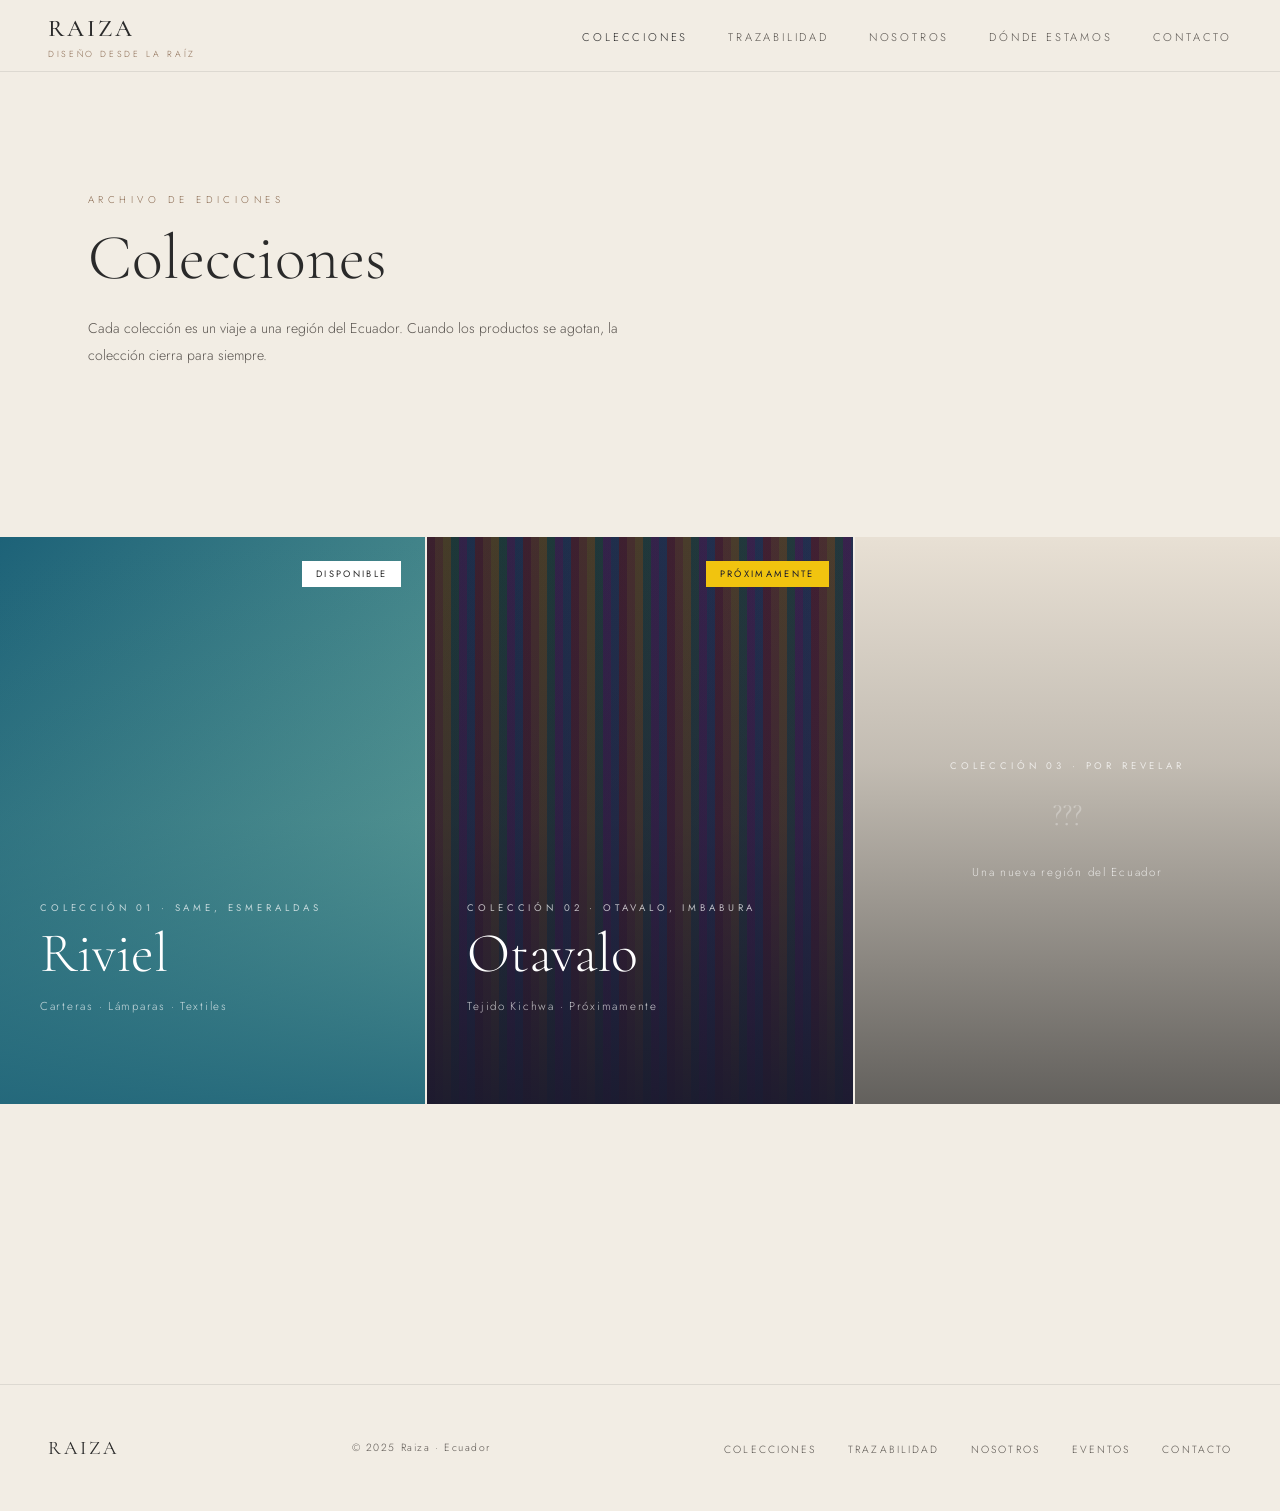
<file: colecciones.html>
<!DOCTYPE html>
<html lang="es">
<head>
  <meta charset="UTF-8">
  <meta name="viewport" content="width=device-width, initial-scale=1.0">
  <title>Colecciones — Raiza</title>
  <link rel="stylesheet" href="../styles/main.css">
</head>
<body>

<nav id="navbar">
  <a href="../index.html" class="nav-logo">
    RAIZA
    <span>Diseño desde la Raíz</span>
  </a>
  <ul class="nav-links">
    <li><a href="colecciones.html" style="color: var(--ink);">Colecciones</a></li>
    <li><a href="trazabilidad.html">Trazabilidad</a></li>
    <li><a href="nosotros.html">Nosotros</a></li>
    <li><a href="eventos.html">Dónde Estamos</a></li>
    <li><a href="contacto.html">Contacto</a></li>
  </ul>
  <button class="nav-burger" id="burger" aria-label="Menú">
    <span></span><span></span><span></span>
  </button>
</nav>

<div class="mobile-menu" id="mobileMenu">
  <a href="colecciones.html">Colecciones</a>
  <a href="trazabilidad.html">Trazabilidad</a>
  <a href="nosotros.html">Nosotros</a>
  <a href="eventos.html">Dónde Estamos</a>
  <a href="contacto.html">Contacto</a>
</div>

<!-- PAGE HEADER -->
<div style="padding-top: var(--nav-h);">
  <div class="section" style="padding-bottom: 48px;">
    <p class="section-label reveal">Archivo de ediciones</p>
    <h1 class="section-title reveal">Colecciones</h1>
    <p class="section-body reveal">Cada colección es un viaje a una región del Ecuador. Cuando los productos se agotan, la colección cierra para siempre.</p>
  </div>
</div>

<!-- COLECCIONES -->
<section class="section-full">
  <div class="collections-grid">

    <!-- RIVIEL -->
    <a href="colecciones/riviel/index.html" class="collection-card reveal">
      <div class="collection-card-bg" style="background: linear-gradient(135deg, var(--riviel-1) 0%, var(--riviel-3) 100%);"></div>
      <div class="collection-card-overlay">
        <p class="collection-card-label">Colección 01 · Same, Esmeraldas</p>
        <h3 class="collection-card-title">Riviel</h3>
        <p class="collection-card-sub">Carteras · Lámparas · Textiles</p>
        <div class="collection-card-arrow">
          Explorar
          <svg width="16" height="10" viewBox="0 0 20 12" fill="none">
            <path d="M0 6H18M14 1l5 5-5 5" stroke="white" stroke-width="1.2"/>
          </svg>
        </div>
      </div>
      <div class="collection-tag">Disponible</div>
    </a>

    <!-- OTAVALO -->
    <a href="colecciones/otavalo/index.html" class="collection-card reveal">
      <div class="collection-card-bg" style="background: linear-gradient(135deg, #1a1a2e 0%, #2d1b3d 100%);"></div>
      <div style="position:absolute; inset:0; opacity:0.2; background: repeating-linear-gradient(90deg, #c0392b 0px, #c0392b 8px, #e67e22 8px, #e67e22 16px, #f1c40f 16px, #f1c40f 24px, #27ae60 24px, #27ae60 32px, #8e44ad 32px, #8e44ad 40px, #2980b9 40px, #2980b9 48px);"></div>
      <div class="collection-card-overlay" style="background: linear-gradient(to top, rgba(26,26,46,0.92) 0%, rgba(26,26,46,0.3) 50%, transparent 100%);">
        <p class="collection-card-label">Colección 02 · Otavalo, Imbabura</p>
        <h3 class="collection-card-title">Otavalo</h3>
        <p class="collection-card-sub">Tejido Kichwa · Próximamente</p>
        <div class="collection-card-arrow">
          Explorar
          <svg width="16" height="10" viewBox="0 0 20 12" fill="none">
            <path d="M0 6H18M14 1l5 5-5 5" stroke="white" stroke-width="1.2"/>
          </svg>
        </div>
      </div>
      <div class="collection-tag" style="background: var(--otavalo-3); color: #1a1a2e;">Próximamente</div>
    </a>

    <!-- FUTURA -->
    <div class="collection-card reveal" style="cursor: default;">
      <div class="collection-card-bg" style="background: var(--cream-dark);"></div>
      <div class="collection-card-overlay coming" style="align-items:center; justify-content:center; flex-direction:column; text-align:center;">
        <p class="collection-card-label" style="margin-bottom: 24px;">Colección 03 · Por revelar</p>
        <h3 class="collection-card-title" style="font-size: 2rem; color: rgba(255,255,255,0.3);">???</h3>
        <p class="collection-card-sub" style="margin-top:16px;">Una nueva región del Ecuador</p>
      </div>
    </div>

  </div>
</section>

<div style="height: 80px;"></div>

<footer>
  <div class="footer-logo">RAIZA</div>
  <p class="footer-copy">© 2025 Raiza · Ecuador</p>
  <ul class="footer-links">
    <li><a href="colecciones.html">Colecciones</a></li>
    <li><a href="trazabilidad.html">Trazabilidad</a></li>
    <li><a href="nosotros.html">Nosotros</a></li>
    <li><a href="eventos.html">Eventos</a></li>
    <li><a href="contacto.html">Contacto</a></li>
  </ul>
</footer>

<script>
const navbar = document.getElementById('navbar');
window.addEventListener('scroll', () => { navbar.classList.toggle('scrolled', window.scrollY > 20); });
const burger = document.getElementById('burger');
const mobileMenu = document.getElementById('mobileMenu');
burger.addEventListener('click', () => { mobileMenu.classList.toggle('open'); });
const reveals = document.querySelectorAll('.reveal');
const observer = new IntersectionObserver((entries) => {
  entries.forEach(e => { if (e.isIntersecting) e.target.classList.add('visible'); });
}, { threshold: 0.1 });
reveals.forEach(el => observer.observe(el));
</script>
</body>
</html>
</file>
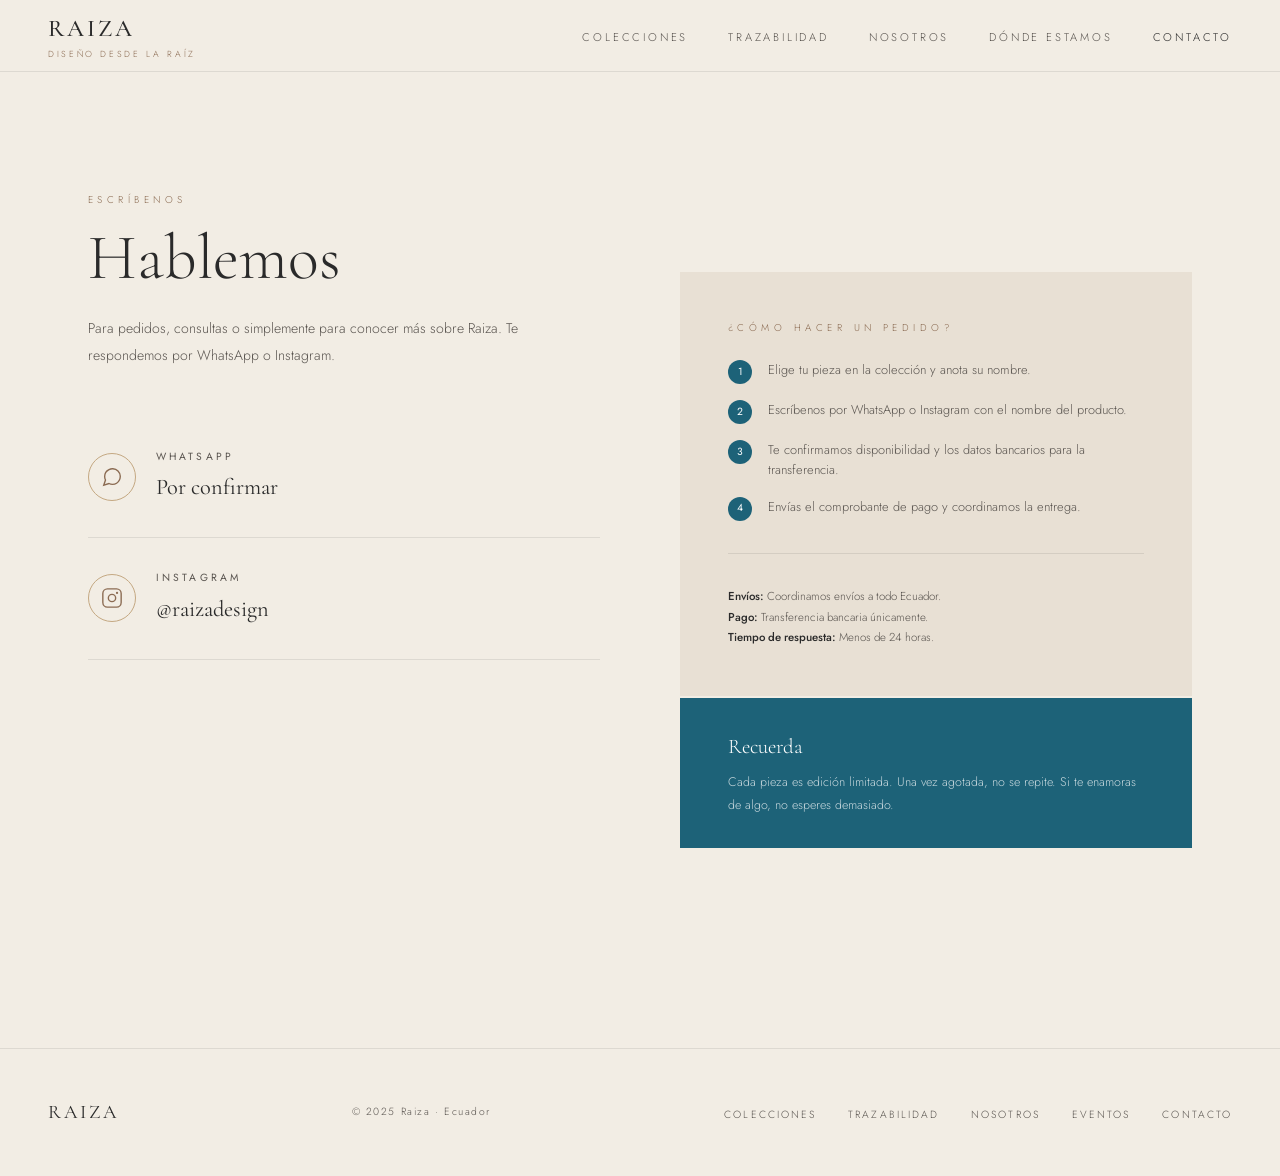
<file: contacto.html>
<!DOCTYPE html>
<html lang="es">
<head>
  <meta charset="UTF-8">
  <meta name="viewport" content="width=device-width, initial-scale=1.0">
  <title>Contacto — Raiza</title>
  <link rel="stylesheet" href="styles/main.css">
</head>
<body>

<nav id="navbar">
  <a href="index.html" class="nav-logo">
    RAIZA
    <span>Diseño desde la Raíz</span>
  </a>
  <ul class="nav-links">
    <li><a href="colecciones.html">Colecciones</a></li>
    <li><a href="trazabilidad.html">Trazabilidad</a></li>
    <li><a href="nosotros.html">Nosotros</a></li>
    <li><a href="eventos.html">Dónde Estamos</a></li>
    <li><a href="contacto.html" style="color: var(--ink);">Contacto</a></li>
  </ul>
  <button class="nav-burger" id="burger" aria-label="Menú">
    <span></span><span></span><span></span>
  </button>
</nav>

<div class="mobile-menu" id="mobileMenu">
  <a href="colecciones.html">Colecciones</a>
  <a href="trazabilidad.html">Trazabilidad</a>
  <a href="nosotros.html">Nosotros</a>
  <a href="eventos.html">Dónde Estamos</a>
  <a href="contacto.html">Contacto</a>
</div>

<div style="padding-top: var(--nav-h);">
  <section class="section">
    <div class="contact-grid">
      <div>
        <p class="section-label reveal">Escríbenos</p>
        <h1 class="section-title reveal">Hablemos</h1>
        <p class="section-body reveal">
          Para pedidos, consultas o simplemente para conocer más sobre Raiza. Te respondemos por WhatsApp o Instagram.
        </p>
        <div style="margin-top: 48px;">
          <!-- WhatsApp -->
          <a href="https://wa.me/593000000000" target="_blank" class="contact-link reveal">
            <div class="contact-link-icon">
              <svg width="22" height="22" viewBox="0 0 24 24" fill="none" stroke="currentColor" stroke-width="1.5">
                <path d="M21 11.5a8.38 8.38 0 01-.9 3.8 8.5 8.5 0 01-7.6 4.7 8.38 8.38 0 01-3.8-.9L3 21l1.9-5.7a8.38 8.38 0 01-.9-3.8 8.5 8.5 0 014.7-7.6 8.38 8.38 0 013.8-.9h.5a8.48 8.48 0 018 8v.5z"/>
              </svg>
            </div>
            <div>
              <p class="contact-link-label">WhatsApp</p>
              <p class="contact-link-value">Por confirmar</p>
            </div>
          </a>
          <!-- Instagram -->
          <a href="https://instagram.com/raizadesign" target="_blank" class="contact-link reveal">
            <div class="contact-link-icon">
              <svg width="22" height="22" viewBox="0 0 24 24" fill="none" stroke="currentColor" stroke-width="1.5">
                <rect x="2" y="2" width="20" height="20" rx="5" ry="5"/>
                <circle cx="12" cy="12" r="4"/>
                <circle cx="17.5" cy="6.5" r="0.5" fill="currentColor"/>
              </svg>
            </div>
            <div>
              <p class="contact-link-label">Instagram</p>
              <p class="contact-link-value">@raizadesign</p>
            </div>
          </a>
        </div>
      </div>

      <!-- PEDIDOS INFO -->
      <div class="reveal" style="padding-top: 80px;">
        <div style="background: var(--cream-dark); padding: 48px;">
          <p class="section-label" style="margin-bottom: 24px;">¿Cómo hacer un pedido?</p>
          <ol class="modal-steps">
            <li>Elige tu pieza en la colección y anota su nombre.</li>
            <li>Escríbenos por WhatsApp o Instagram con el nombre del producto.</li>
            <li>Te confirmamos disponibilidad y los datos bancarios para la transferencia.</li>
            <li>Envías el comprobante de pago y coordinamos la entrega.</li>
          </ol>
          <div style="margin-top: 32px; padding-top: 32px; border-top: 1px solid rgba(42,42,42,0.1);">
            <p style="font-size: 0.72rem; font-weight: 300; color: var(--ink-light); line-height: 1.8;">
              <strong style="font-weight: 500; color: var(--ink);">Envíos:</strong> Coordinamos envíos a todo Ecuador.<br>
              <strong style="font-weight: 500; color: var(--ink);">Pago:</strong> Transferencia bancaria únicamente.<br>
              <strong style="font-weight: 500; color: var(--ink);">Tiempo de respuesta:</strong> Menos de 24 horas.
            </p>
          </div>
        </div>
        <div style="margin-top: 2px; background: var(--riviel-1); padding: 32px 48px;">
          <p style="font-family: var(--font-display); font-size: 1.3rem; font-weight: 300; color: white; margin-bottom: 8px;">Recuerda</p>
          <p style="font-size: 0.78rem; font-weight: 300; color: rgba(255,255,255,0.75); line-height: 1.8;">Cada pieza es edición limitada. Una vez agotada, no se repite. Si te enamoras de algo, no esperes demasiado.</p>
        </div>
      </div>
    </div>
  </section>
</div>

<footer>
  <div class="footer-logo">RAIZA</div>
  <p class="footer-copy">© 2025 Raiza · Ecuador</p>
  <ul class="footer-links">
    <li><a href="colecciones.html">Colecciones</a></li>
    <li><a href="trazabilidad.html">Trazabilidad</a></li>
    <li><a href="nosotros.html">Nosotros</a></li>
    <li><a href="eventos.html">Eventos</a></li>
    <li><a href="contacto.html">Contacto</a></li>
  </ul>
</footer>

<script>
const navbar = document.getElementById('navbar');
window.addEventListener('scroll', () => { navbar.classList.toggle('scrolled', window.scrollY > 20); });
const burger = document.getElementById('burger');
const mobileMenu = document.getElementById('mobileMenu');
burger.addEventListener('click', () => { mobileMenu.classList.toggle('open'); });
mobileMenu.querySelectorAll('a').forEach(a => { a.addEventListener('click', () => mobileMenu.classList.remove('open')); });
const reveals = document.querySelectorAll('.reveal');
const observer = new IntersectionObserver((entries) => {
  entries.forEach(e => { if (e.isIntersecting) e.target.classList.add('visible'); });
}, { threshold: 0.1 });
reveals.forEach(el => observer.observe(el));
</script>
</body>
</html>
</file>
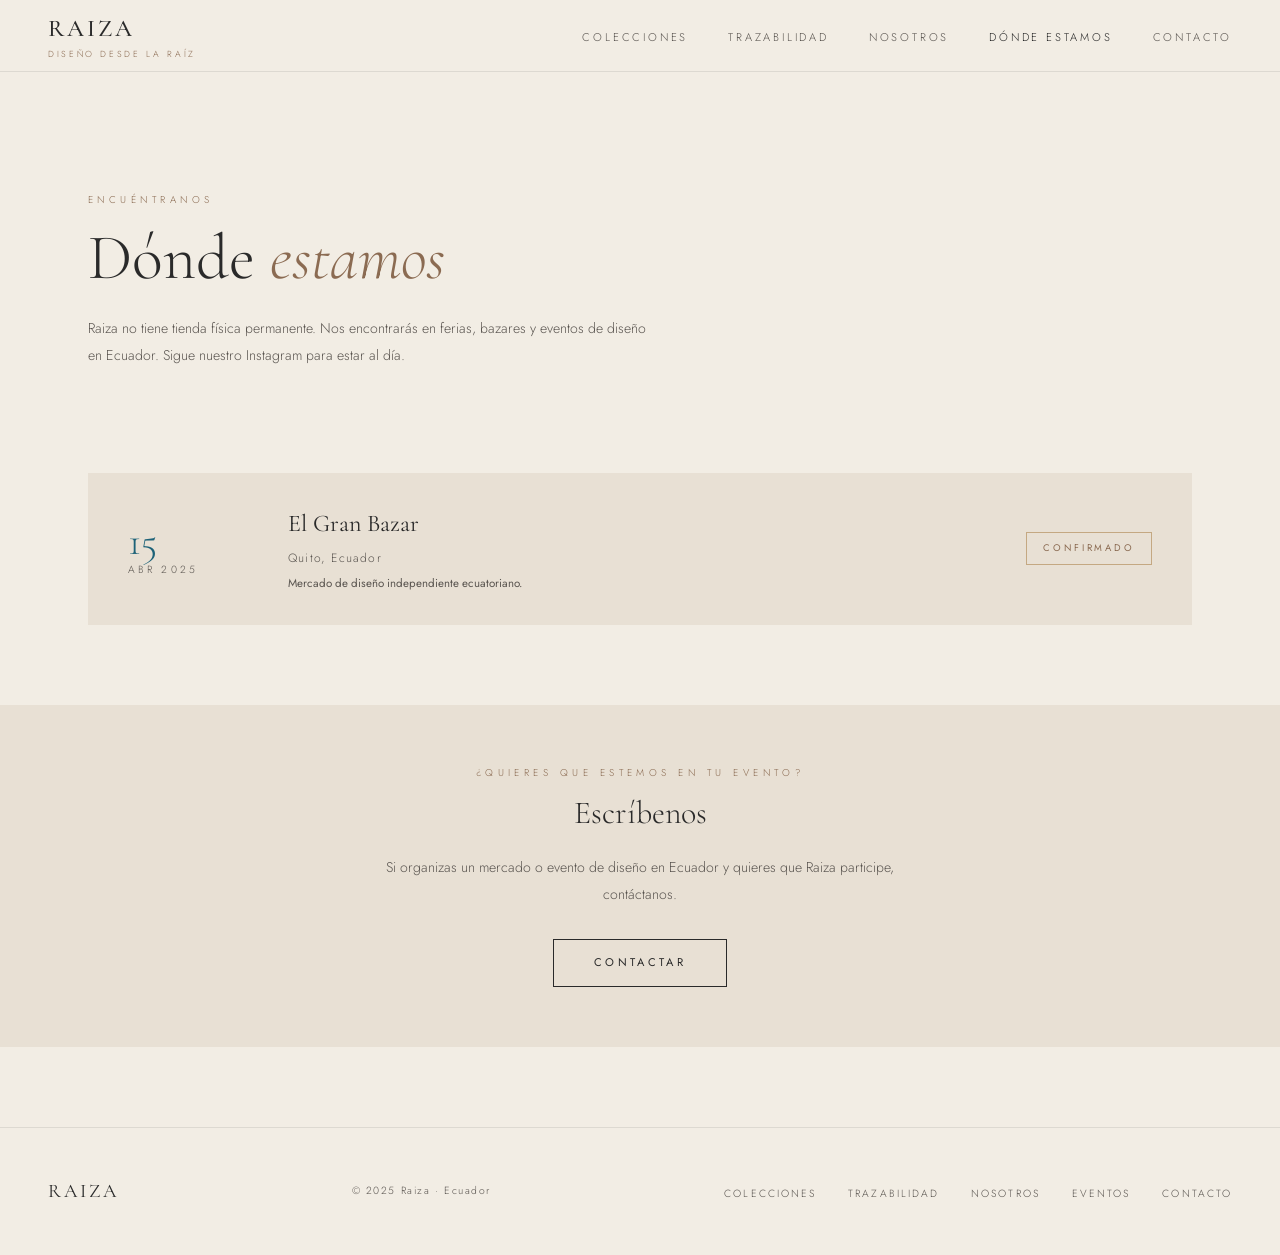
<file: eventos.html>
<!DOCTYPE html>
<html lang="es">
<head>
  <meta charset="UTF-8">
  <meta name="viewport" content="width=device-width, initial-scale=1.0">
  <title>Dónde Estamos — Raiza</title>
  <link rel="stylesheet" href="styles/main.css">
</head>
<body>

<nav id="navbar">
  <a href="index.html" class="nav-logo">
    RAIZA
    <span>Diseño desde la Raíz</span>
  </a>
  <ul class="nav-links">
    <li><a href="colecciones.html">Colecciones</a></li>
    <li><a href="trazabilidad.html">Trazabilidad</a></li>
    <li><a href="nosotros.html">Nosotros</a></li>
    <li><a href="eventos.html" style="color: var(--ink);">Dónde Estamos</a></li>
    <li><a href="contacto.html">Contacto</a></li>
  </ul>
  <button class="nav-burger" id="burger" aria-label="Menú">
    <span></span><span></span><span></span>
  </button>
</nav>

<div class="mobile-menu" id="mobileMenu">
  <a href="colecciones.html">Colecciones</a>
  <a href="trazabilidad.html">Trazabilidad</a>
  <a href="nosotros.html">Nosotros</a>
  <a href="eventos.html">Dónde Estamos</a>
  <a href="contacto.html">Contacto</a>
</div>

<div style="padding-top: var(--nav-h);">
  <section class="section" style="padding-bottom: 40px;">
    <p class="section-label reveal">Encuéntranos</p>
    <h1 class="section-title reveal">Dónde <em>estamos</em></h1>
    <p class="section-body reveal">Raiza no tiene tienda física permanente. Nos encontrarás en ferias, bazares y eventos de diseño en Ecuador. Sigue nuestro Instagram para estar al día.</p>
  </section>

  <!-- EVENTOS LIST -->
  <section style="padding: 0 48px 80px; max-width: 1200px; margin: 0 auto;">
    <div class="eventos-list" id="eventosList">
      <div style="padding: 40px; text-align: center; color: var(--ink-light); font-size: 0.8rem; letter-spacing: 0.1em;">
        Cargando eventos...
      </div>
    </div>
  </section>

  <!-- NOTA EDICIÓN -->
  <section style="background: var(--cream-dark); padding: 60px 48px; margin-bottom: 0;">
    <div style="max-width: 700px; margin: 0 auto; text-align: center;">
      <p class="section-label reveal">¿Quieres que estemos en tu evento?</p>
      <h2 class="section-title reveal" style="font-size: 2rem;">Escríbenos</h2>
      <p class="section-body reveal" style="margin: 16px auto 32px; text-align: center;">Si organizas un mercado o evento de diseño en Ecuador y quieres que Raiza participe, contáctanos.</p>
      <a href="contacto.html" class="btn-outline reveal">Contactar</a>
    </div>
  </section>
</div>

<footer>
  <div class="footer-logo">RAIZA</div>
  <p class="footer-copy">© 2025 Raiza · Ecuador</p>
  <ul class="footer-links">
    <li><a href="colecciones.html">Colecciones</a></li>
    <li><a href="trazabilidad.html">Trazabilidad</a></li>
    <li><a href="nosotros.html">Nosotros</a></li>
    <li><a href="eventos.html">Eventos</a></li>
    <li><a href="contacto.html">Contacto</a></li>
  </ul>
</footer>

<script>
const navbar = document.getElementById('navbar');
window.addEventListener('scroll', () => { navbar.classList.toggle('scrolled', window.scrollY > 20); });
const burger = document.getElementById('burger');
const mobileMenu = document.getElementById('mobileMenu');
burger.addEventListener('click', () => { mobileMenu.classList.toggle('open'); });
mobileMenu.querySelectorAll('a').forEach(a => { a.addEventListener('click', () => mobileMenu.classList.remove('open')); });
const reveals = document.querySelectorAll('.reveal');
const observer = new IntersectionObserver((entries) => {
  entries.forEach(e => { if (e.isIntersecting) e.target.classList.add('visible'); });
}, { threshold: 0.1 });
reveals.forEach(el => observer.observe(el));

// Cargar eventos desde JSON
fetch('data/eventos.json')
  .then(r => r.json())
  .then(eventos => {
    const list = document.getElementById('eventosList');
    if (!eventos.length) {
      list.innerHTML = '<div style="padding: 40px; text-align: center; color: var(--ink-light); font-size: 0.8rem; letter-spacing: 0.1em;">No hay eventos próximos. Sigue nuestro Instagram para enterarte primero.</div>';
      return;
    }
    list.innerHTML = eventos.map(ev => `
      <div class="evento-item reveal">
        <div class="evento-fecha">
          ${ev.fecha_dia}
          <span>${ev.fecha_mes} ${ev.fecha_año}</span>
        </div>
        <div>
          <p class="evento-info-nombre">${ev.nombre}</p>
          <p class="evento-info-lugar">${ev.lugar}${ev.direccion !== 'Por confirmar' ? ' · ' + ev.direccion : ''}</p>
          ${ev.descripcion ? `<p style="font-size: 0.72rem; color: var(--ink-light); margin-top: 6px;">${ev.descripcion}</p>` : ''}
        </div>
        <div class="evento-tag">${ev.activo ? 'Confirmado' : 'Próximamente'}</div>
      </div>
    `).join('');
    // re-observe reveals
    list.querySelectorAll('.reveal').forEach(el => observer.observe(el));
  })
  .catch(() => {
    document.getElementById('eventosList').innerHTML = `
      <div class="evento-item reveal">
        <div class="evento-fecha">15<span>ABR 2025</span></div>
        <div>
          <p class="evento-info-nombre">El Gran Bazar</p>
          <p class="evento-info-lugar">Quito, Ecuador</p>
        </div>
        <div class="evento-tag">Confirmado</div>
      </div>
    `;
  });
</script>
</body>
</html>
</file>
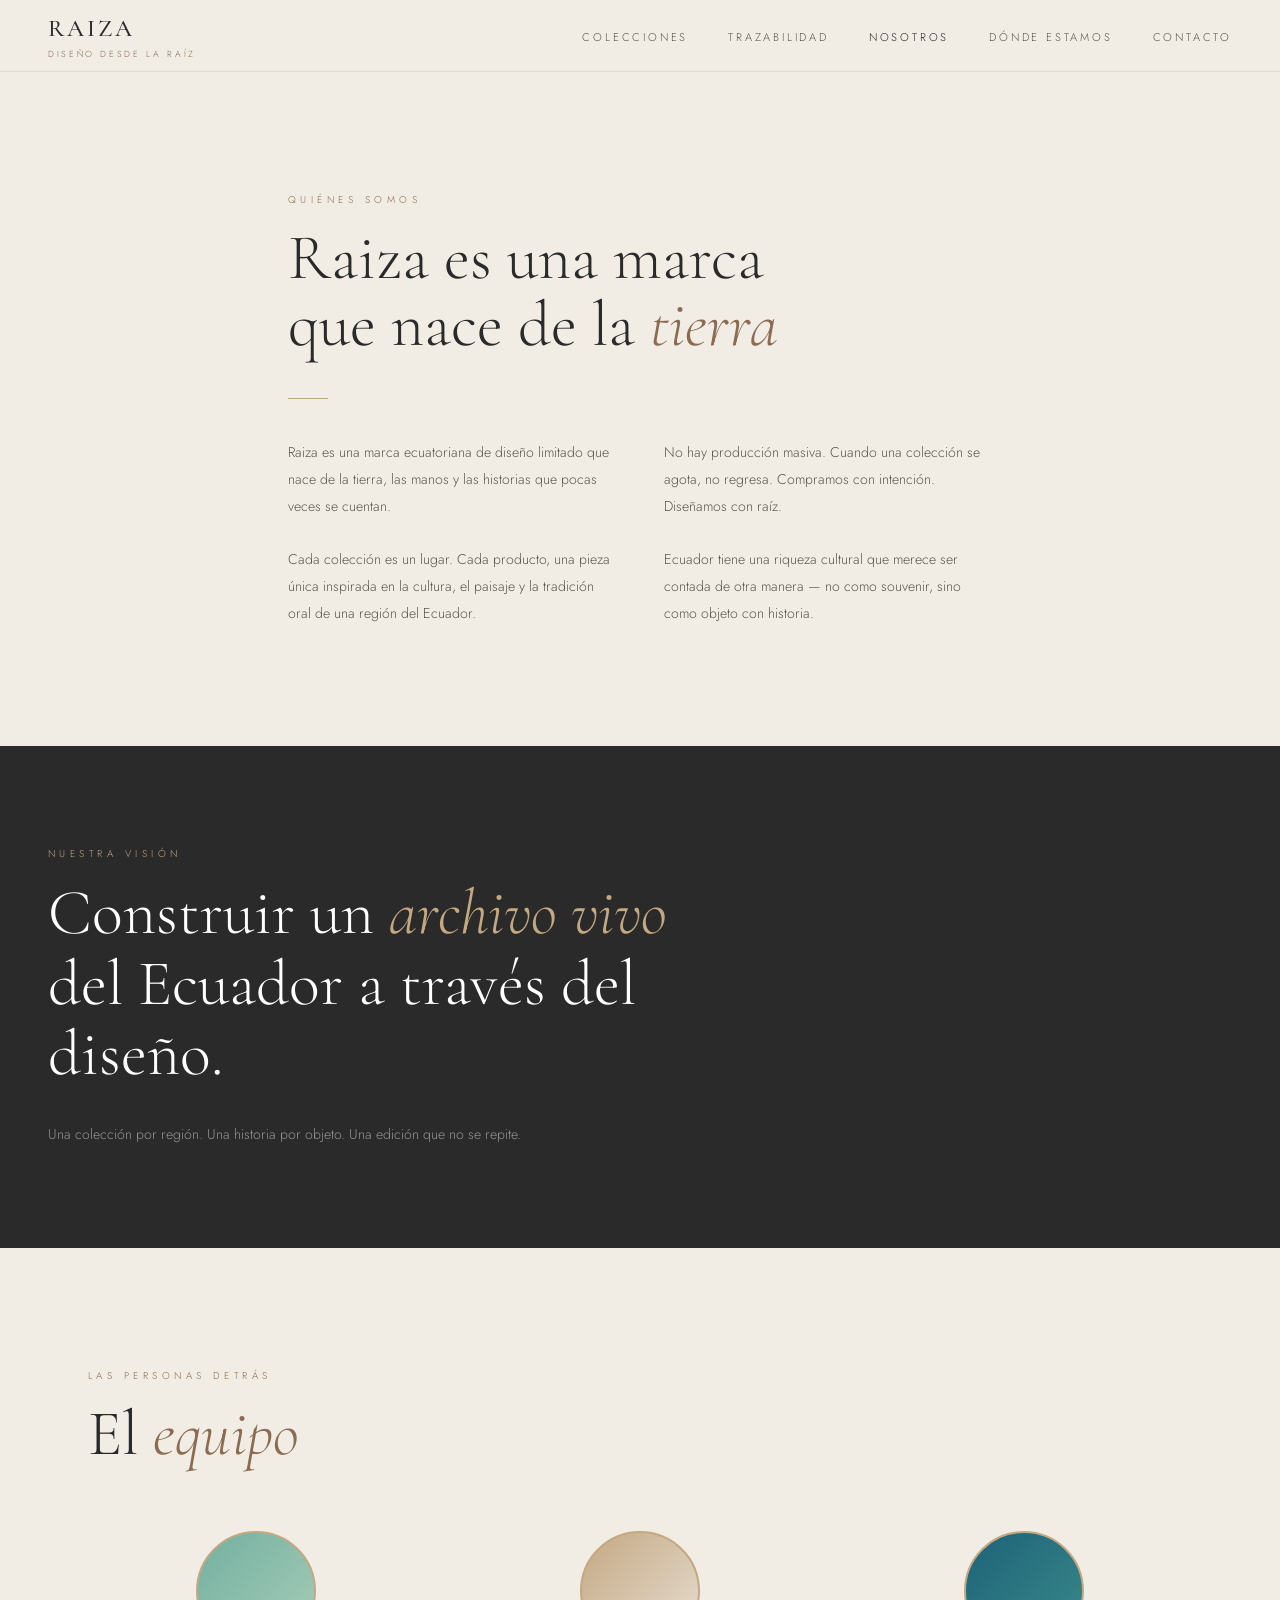
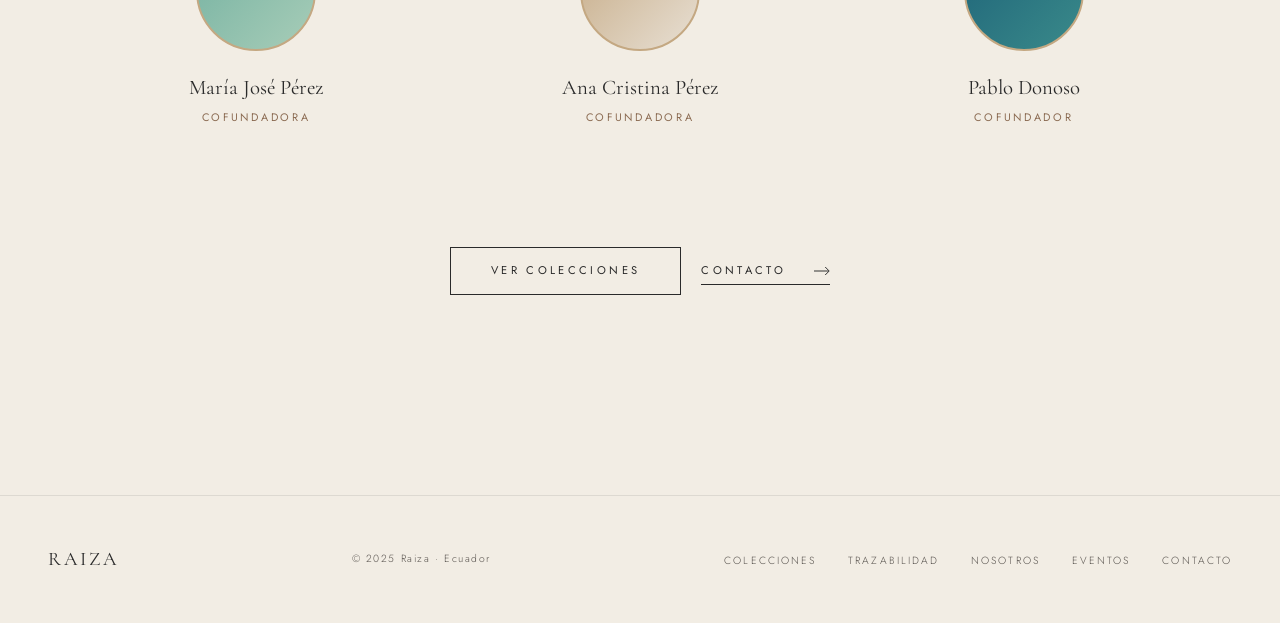
<file: nosotros.html>
<!DOCTYPE html>
<html lang="es">
<head>
  <meta charset="UTF-8">
  <meta name="viewport" content="width=device-width, initial-scale=1.0">
  <title>Nosotros — Raiza</title>
  <link rel="stylesheet" href="styles/main.css">
</head>
<body>

<nav id="navbar">
  <a href="index.html" class="nav-logo">
    RAIZA
    <span>Diseño desde la Raíz</span>
  </a>
  <ul class="nav-links">
    <li><a href="colecciones.html">Colecciones</a></li>
    <li><a href="trazabilidad.html">Trazabilidad</a></li>
    <li><a href="nosotros.html" style="color: var(--ink);">Nosotros</a></li>
    <li><a href="eventos.html">Dónde Estamos</a></li>
    <li><a href="contacto.html">Contacto</a></li>
  </ul>
  <button class="nav-burger" id="burger" aria-label="Menú">
    <span></span><span></span><span></span>
  </button>
</nav>

<div class="mobile-menu" id="mobileMenu">
  <a href="colecciones.html">Colecciones</a>
  <a href="trazabilidad.html">Trazabilidad</a>
  <a href="nosotros.html">Nosotros</a>
  <a href="eventos.html">Dónde Estamos</a>
  <a href="contacto.html">Contacto</a>
</div>

<div style="padding-top: var(--nav-h);">

  <!-- MANIFIESTO -->
  <section class="section" style="max-width: 800px;">
    <p class="section-label reveal">Quiénes somos</p>
    <h1 class="section-title reveal">Raiza es una marca<br>que nace de la <em>tierra</em></h1>
    <div class="divider reveal" style="margin: 40px 0;"></div>
    <div style="display: grid; grid-template-columns: 1fr 1fr; gap: 48px;">
      <p class="section-body reveal">
        Raiza es una marca ecuatoriana de diseño limitado que nace de la tierra, las manos y las historias que pocas veces se cuentan.
        <br><br>
        Cada colección es un lugar. Cada producto, una pieza única inspirada en la cultura, el paisaje y la tradición oral de una región del Ecuador.
      </p>
      <p class="section-body reveal">
        No hay producción masiva. Cuando una colección se agota, no regresa. Compramos con intención. Diseñamos con raíz.
        <br><br>
        Ecuador tiene una riqueza cultural que merece ser contada de otra manera — no como souvenir, sino como objeto con historia.
      </p>
    </div>
  </section>

  <!-- VISIÓN -->
  <section style="background: var(--ink); padding: 100px 48px;">
    <div style="max-width: 1200px; margin: 0 auto;">
      <p class="section-label reveal" style="color: var(--terra-light);">Nuestra visión</p>
      <h2 class="reveal" style="
        font-family: var(--font-display);
        font-size: clamp(2rem, 5vw, 4rem);
        font-weight: 300;
        color: white;
        line-height: 1.1;
        max-width: 700px;
      ">
        Construir un <em style="color: var(--terra-light); font-style: italic;">archivo vivo</em> del Ecuador a través del diseño.
      </h2>
      <p class="section-body reveal" style="color: rgba(255,255,255,0.5); margin-top: 32px;">
        Una colección por región. Una historia por objeto. Una edición que no se repite.
      </p>
    </div>
  </section>

  <!-- EQUIPO -->
  <section class="section">
    <p class="section-label reveal">Las personas detrás</p>
    <h2 class="section-title reveal">El <em>equipo</em></h2>
    <div class="team-grid">
      <div class="team-card reveal">
        <div class="team-avatar" style="background: linear-gradient(135deg, var(--riviel-3), var(--riviel-4));"></div>
        <h3 class="team-name">María José Pérez</h3>
        <p class="team-role">Cofundadora</p>
      </div>
      <div class="team-card reveal">
        <div class="team-avatar" style="background: linear-gradient(135deg, var(--terra-light), var(--cream-dark));"></div>
        <h3 class="team-name">Ana Cristina Pérez</h3>
        <p class="team-role">Cofundadora</p>
      </div>
      <div class="team-card reveal">
        <div class="team-avatar" style="background: linear-gradient(135deg, var(--riviel-1), var(--riviel-2));"></div>
        <h3 class="team-name">Pablo Donoso</h3>
        <p class="team-role">Cofundador</p>
      </div>
    </div>
  </section>

  <!-- CTA -->
  <section class="section reveal" style="text-align: center; max-width: 600px; padding-top: 0;">
    <a href="colecciones.html" class="btn-outline">Ver colecciones</a>
    &nbsp;&nbsp;
    <a href="contacto.html" class="hero-cta" style="display: inline-flex; margin-top: 16px;">
      Contacto
      <svg width="16" height="10" viewBox="0 0 20 12" fill="none" style="margin-left: 12px;">
        <path d="M0 6H18M14 1l5 5-5 5" stroke="currentColor" stroke-width="1.2"/>
      </svg>
    </a>
  </section>

</div>

<footer>
  <div class="footer-logo">RAIZA</div>
  <p class="footer-copy">© 2025 Raiza · Ecuador</p>
  <ul class="footer-links">
    <li><a href="colecciones.html">Colecciones</a></li>
    <li><a href="trazabilidad.html">Trazabilidad</a></li>
    <li><a href="nosotros.html">Nosotros</a></li>
    <li><a href="eventos.html">Eventos</a></li>
    <li><a href="contacto.html">Contacto</a></li>
  </ul>
</footer>

<script>
const navbar = document.getElementById('navbar');
window.addEventListener('scroll', () => { navbar.classList.toggle('scrolled', window.scrollY > 20); });
const burger = document.getElementById('burger');
const mobileMenu = document.getElementById('mobileMenu');
burger.addEventListener('click', () => { mobileMenu.classList.toggle('open'); });
mobileMenu.querySelectorAll('a').forEach(a => { a.addEventListener('click', () => mobileMenu.classList.remove('open')); });
const reveals = document.querySelectorAll('.reveal');
const observer = new IntersectionObserver((entries) => {
  entries.forEach(e => { if (e.isIntersecting) e.target.classList.add('visible'); });
}, { threshold: 0.1 });
reveals.forEach(el => observer.observe(el));
</script>
</body>
</html>
</file>
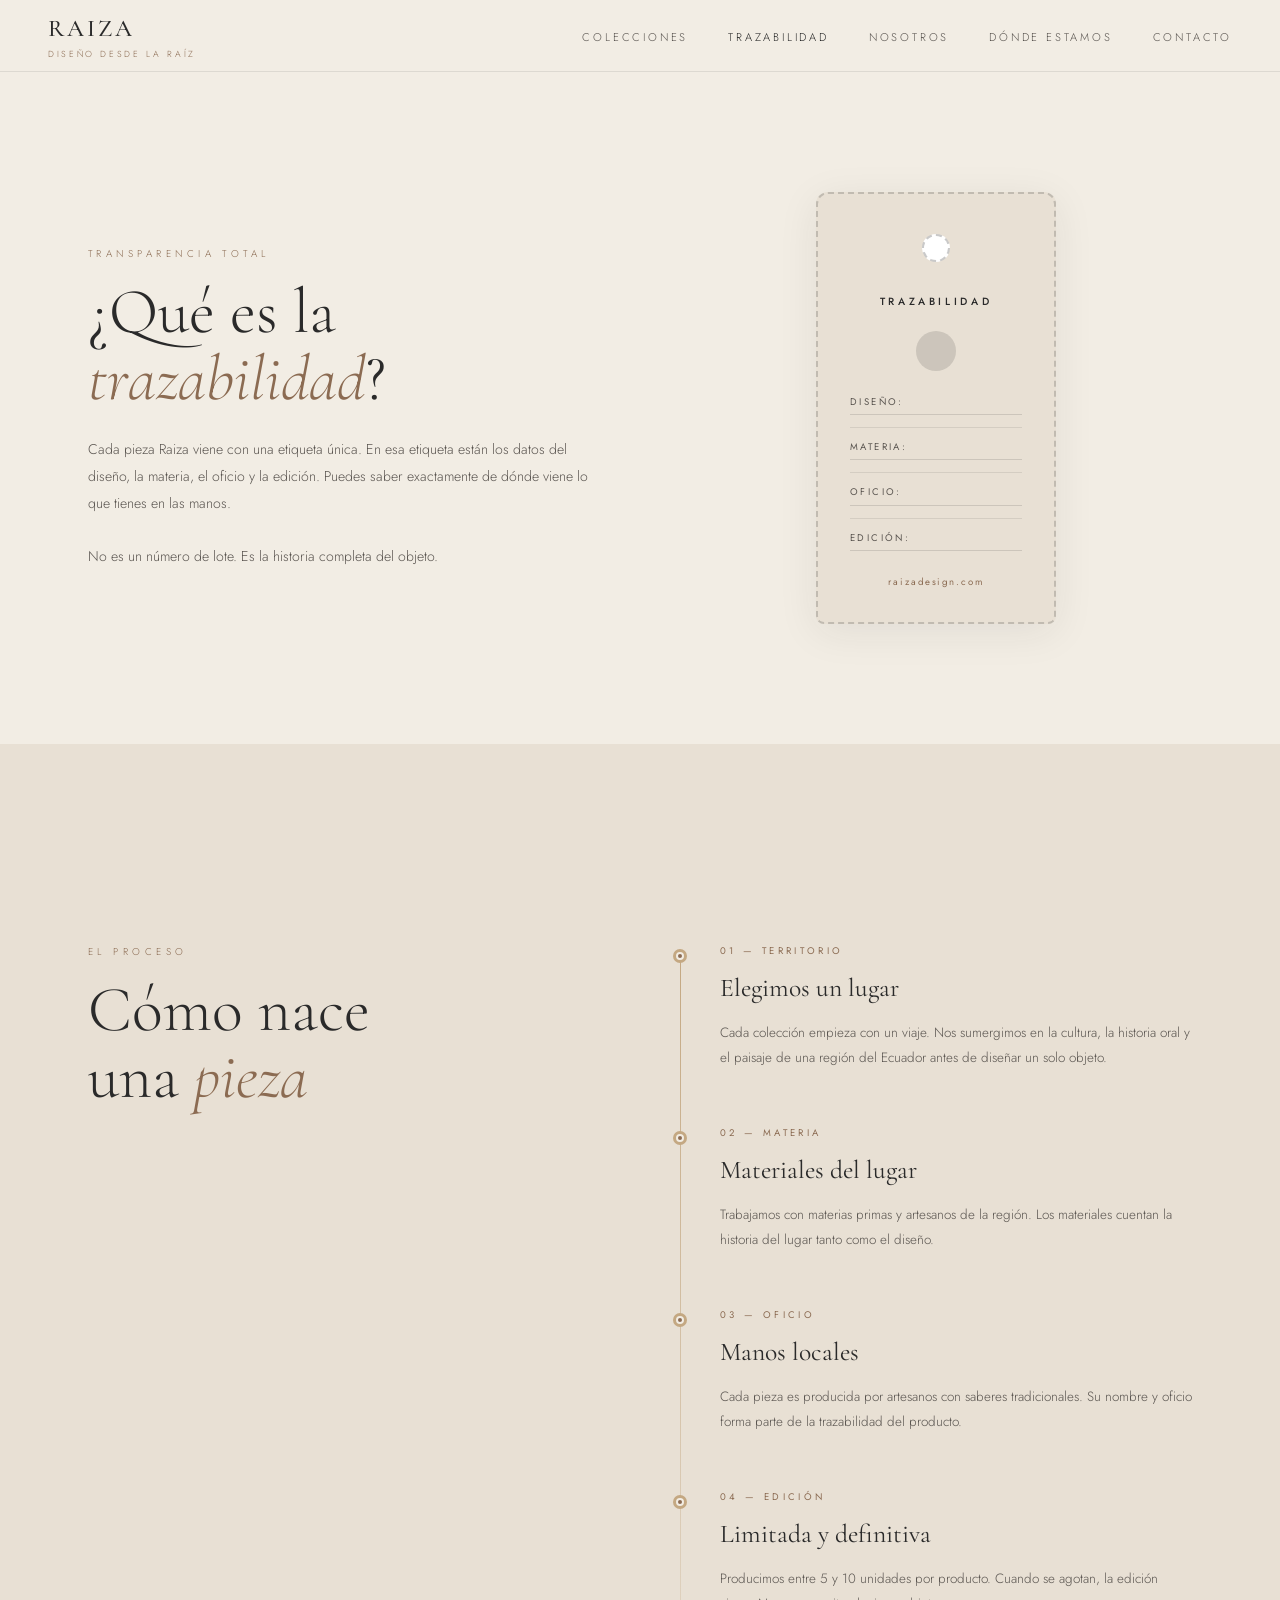
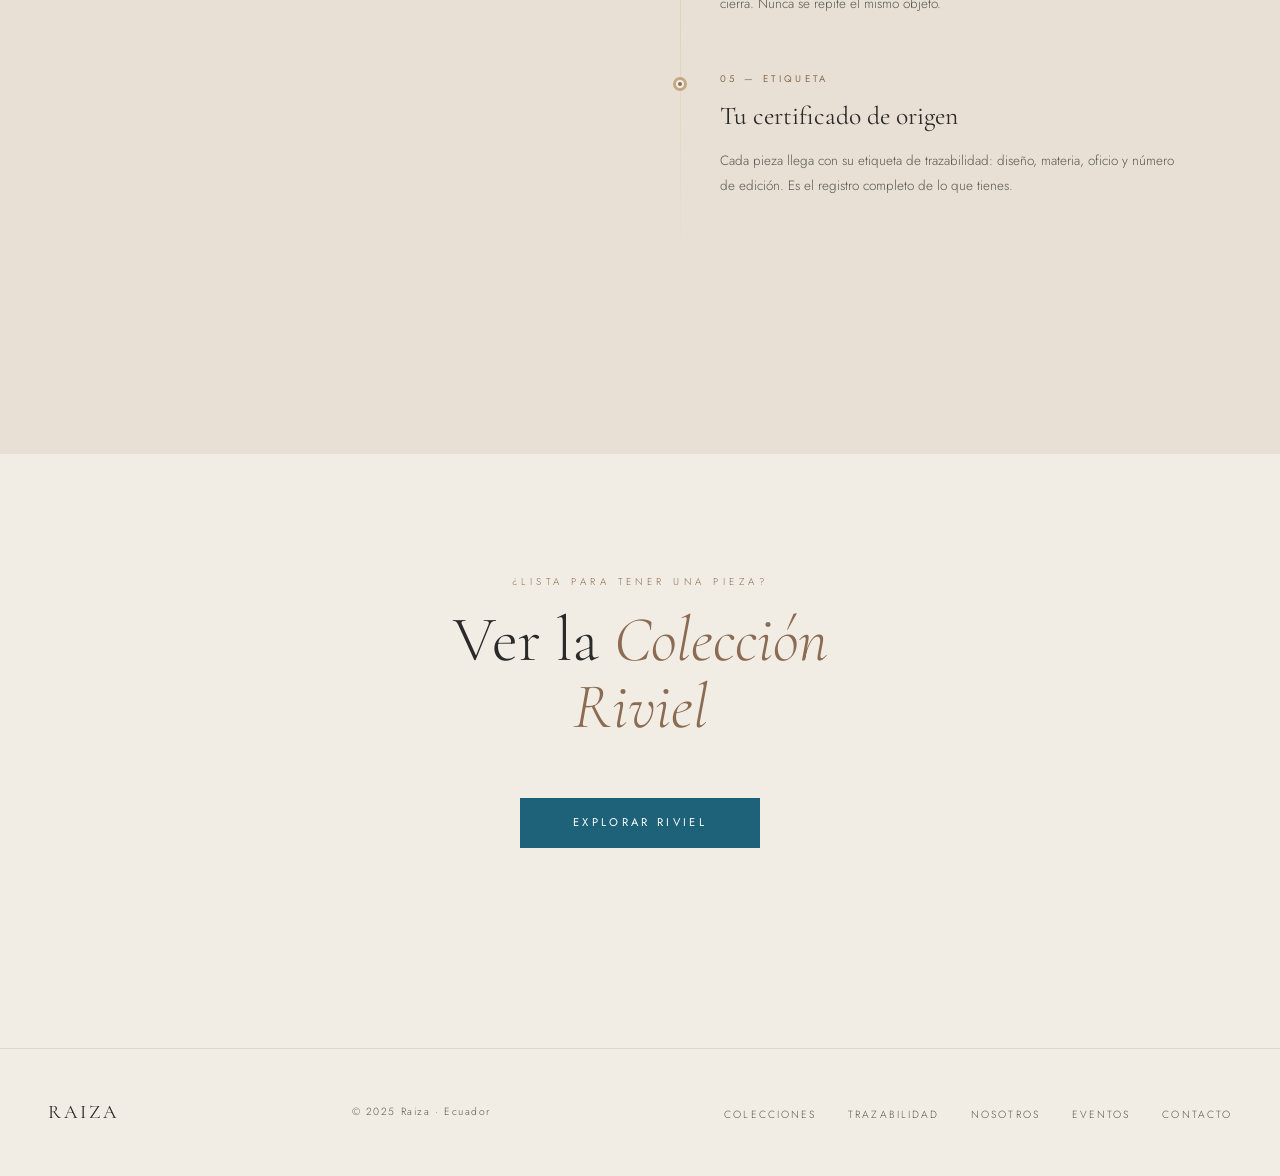
<file: trazabilidad.html>
<!DOCTYPE html>
<html lang="es">
<head>
  <meta charset="UTF-8">
  <meta name="viewport" content="width=device-width, initial-scale=1.0">
  <title>Trazabilidad — Raiza</title>
  <link rel="stylesheet" href="styles/main.css">
</head>
<body>

<nav id="navbar">
  <a href="index.html" class="nav-logo">
    RAIZA
    <span>Diseño desde la Raíz</span>
  </a>
  <ul class="nav-links">
    <li><a href="colecciones.html">Colecciones</a></li>
    <li><a href="trazabilidad.html" style="color: var(--ink);">Trazabilidad</a></li>
    <li><a href="nosotros.html">Nosotros</a></li>
    <li><a href="eventos.html">Dónde Estamos</a></li>
    <li><a href="contacto.html">Contacto</a></li>
  </ul>
  <button class="nav-burger" id="burger" aria-label="Menú">
    <span></span><span></span><span></span>
  </button>
</nav>

<div class="mobile-menu" id="mobileMenu">
  <a href="colecciones.html">Colecciones</a>
  <a href="trazabilidad.html">Trazabilidad</a>
  <a href="nosotros.html">Nosotros</a>
  <a href="eventos.html">Dónde Estamos</a>
  <a href="contacto.html">Contacto</a>
</div>

<div style="padding-top: var(--nav-h);">

  <!-- HEADER -->
  <section class="section" style="display: grid; grid-template-columns: 1fr 1fr; gap: 80px; align-items: center;">
    <div>
      <p class="section-label reveal">Transparencia total</p>
      <h1 class="section-title reveal">¿Qué es la<br><em>trazabilidad</em>?</h1>
      <p class="section-body reveal">
        Cada pieza Raiza viene con una etiqueta única. En esa etiqueta están los datos del diseño, la materia, el oficio y la edición. Puedes saber exactamente de dónde viene lo que tienes en las manos.
        <br><br>
        No es un número de lote. Es la historia completa del objeto.
      </p>
    </div>
    <div class="reveal" style="display: flex; justify-content: center;">
      <!-- Etiqueta ilustrativa -->
      <div style="
        background: var(--cream-dark);
        border: 2px dashed rgba(42,42,42,0.2);
        border-radius: 12px 12px 8px 8px;
        width: 240px;
        padding: 40px 32px 32px;
        position: relative;
        box-shadow: 0 8px 40px rgba(42,42,42,0.08);
      ">
        <div style="
          width: 28px; height: 28px;
          border-radius: 50%;
          border: 2px dashed rgba(42,42,42,0.25);
          background: white;
          margin: 0 auto 32px;
        "></div>
        <p style="font-size: 0.65rem; letter-spacing: 0.35em; text-transform: uppercase; text-align: center; font-weight: 500; color: var(--ink); margin-bottom: 20px;">TRAZABILIDAD</p>
        <div style="width: 40px; height: 40px; background: var(--ink); border-radius: 50%; margin: 0 auto 24px; opacity: 0.15;"></div>
        <div style="margin-bottom: 12px; padding-bottom: 12px; border-bottom: 1px solid rgba(42,42,42,0.1);">
          <p style="font-size: 0.6rem; letter-spacing: 0.25em; text-transform: uppercase; color: var(--ink-light); margin-bottom: 4px;">Diseño:</p>
          <div style="height: 1px; background: rgba(42,42,42,0.15);"></div>
        </div>
        <div style="margin-bottom: 12px; padding-bottom: 12px; border-bottom: 1px solid rgba(42,42,42,0.1);">
          <p style="font-size: 0.6rem; letter-spacing: 0.25em; text-transform: uppercase; color: var(--ink-light); margin-bottom: 4px;">Materia:</p>
          <div style="height: 1px; background: rgba(42,42,42,0.15);"></div>
        </div>
        <div style="margin-bottom: 12px; padding-bottom: 12px; border-bottom: 1px solid rgba(42,42,42,0.1);">
          <p style="font-size: 0.6rem; letter-spacing: 0.25em; text-transform: uppercase; color: var(--ink-light); margin-bottom: 4px;">Oficio:</p>
          <div style="height: 1px; background: rgba(42,42,42,0.15);"></div>
        </div>
        <div style="margin-bottom: 24px;">
          <p style="font-size: 0.6rem; letter-spacing: 0.25em; text-transform: uppercase; color: var(--ink-light); margin-bottom: 4px;">Edición:</p>
          <div style="height: 1px; background: rgba(42,42,42,0.15);"></div>
        </div>
        <p style="font-size: 0.6rem; letter-spacing: 0.2em; text-align: center; color: var(--terra);">raizadesign.com</p>
      </div>
    </div>
  </section>

  <!-- PROCESO -->
  <section style="background: var(--cream-dark); padding: 80px 0;">
    <div class="section" style="display: grid; grid-template-columns: 1fr 1fr; gap: 80px; align-items: start;">
      <div>
        <p class="section-label reveal">El proceso</p>
        <h2 class="section-title reveal">Cómo nace<br>una <em>pieza</em></h2>
      </div>
      <div class="traza-timeline reveal">
        <div class="traza-step">
          <p class="traza-step-num">01 — Territorio</p>
          <h3 class="traza-step-title">Elegimos un lugar</h3>
          <p class="traza-step-body">Cada colección empieza con un viaje. Nos sumergimos en la cultura, la historia oral y el paisaje de una región del Ecuador antes de diseñar un solo objeto.</p>
        </div>
        <div class="traza-step">
          <p class="traza-step-num">02 — Materia</p>
          <h3 class="traza-step-title">Materiales del lugar</h3>
          <p class="traza-step-body">Trabajamos con materias primas y artesanos de la región. Los materiales cuentan la historia del lugar tanto como el diseño.</p>
        </div>
        <div class="traza-step">
          <p class="traza-step-num">03 — Oficio</p>
          <h3 class="traza-step-title">Manos locales</h3>
          <p class="traza-step-body">Cada pieza es producida por artesanos con saberes tradicionales. Su nombre y oficio forma parte de la trazabilidad del producto.</p>
        </div>
        <div class="traza-step">
          <p class="traza-step-num">04 — Edición</p>
          <h3 class="traza-step-title">Limitada y definitiva</h3>
          <p class="traza-step-body">Producimos entre 5 y 10 unidades por producto. Cuando se agotan, la edición cierra. Nunca se repite el mismo objeto.</p>
        </div>
        <div class="traza-step">
          <p class="traza-step-num">05 — Etiqueta</p>
          <h3 class="traza-step-title">Tu certificado de origen</h3>
          <p class="traza-step-body">Cada pieza llega con su etiqueta de trazabilidad: diseño, materia, oficio y número de edición. Es el registro completo de lo que tienes.</p>
        </div>
      </div>
    </div>
  </section>

  <!-- CTA -->
  <section class="section reveal" style="text-align: center; max-width: 600px;">
    <p class="section-label">¿Lista para tener una pieza?</p>
    <h2 class="section-title">Ver la <em>Colección Riviel</em></h2>
    <br>
    <a href="colecciones/riviel/index.html" class="btn-primary" style="max-width: 240px; display: inline-block;">Explorar Riviel</a>
  </section>

</div>

<footer>
  <div class="footer-logo">RAIZA</div>
  <p class="footer-copy">© 2025 Raiza · Ecuador</p>
  <ul class="footer-links">
    <li><a href="colecciones.html">Colecciones</a></li>
    <li><a href="trazabilidad.html">Trazabilidad</a></li>
    <li><a href="nosotros.html">Nosotros</a></li>
    <li><a href="eventos.html">Eventos</a></li>
    <li><a href="contacto.html">Contacto</a></li>
  </ul>
</footer>

<script>
const navbar = document.getElementById('navbar');
window.addEventListener('scroll', () => { navbar.classList.toggle('scrolled', window.scrollY > 20); });
const burger = document.getElementById('burger');
const mobileMenu = document.getElementById('mobileMenu');
burger.addEventListener('click', () => { mobileMenu.classList.toggle('open'); });
mobileMenu.querySelectorAll('a').forEach(a => { a.addEventListener('click', () => mobileMenu.classList.remove('open')); });
const reveals = document.querySelectorAll('.reveal');
const observer = new IntersectionObserver((entries) => {
  entries.forEach(e => { if (e.isIntersecting) e.target.classList.add('visible'); });
}, { threshold: 0.1 });
reveals.forEach(el => observer.observe(el));
</script>
</body>
</html>
</file>
<file: styles/main.css>
@import url('https://fonts.googleapis.com/css2?family=Cormorant+Garamond:ital,wght@0,300;0,400;0,500;0,600;1,300;1,400&family=Jost:wght@200;300;400;500&display=swap');

/* ─── TOKENS ─────────────────────────────────────────── */
:root {
  /* Base Raiza */
  --cream:       #f2ede4;
  --cream-dark:  #e8e0d4;
  --ink:         #2a2a2a;
  --ink-light:   #5a5550;
  --terra:       #8b6b52;
  --terra-light: #c4a882;

  /* Colección Riviel */
  --riviel-1:    #1d6278;
  --riviel-2:    #3a8a8a;
  --riviel-3:    #72b0a0;
  --riviel-4:    #a8cdb8;
  --riviel-5:    #ddeedd;

  /* Colección Otavalo */
  --otavalo-1:   #c0392b;
  --otavalo-2:   #e67e22;
  --otavalo-3:   #f1c40f;
  --otavalo-4:   #27ae60;
  --otavalo-5:   #8e44ad;
  --otavalo-6:   #2980b9;

  /* Typography */
  --font-display: 'Cormorant Garamond', Georgia, serif;
  --font-body:    'Jost', sans-serif;

  /* Spacing */
  --nav-h: 72px;
}

/* ─── RESET ───────────────────────────────────────────── */
*, *::before, *::after { box-sizing: border-box; margin: 0; padding: 0; }
html { scroll-behavior: smooth; }
body {
  font-family: var(--font-body);
  background: var(--cream);
  color: var(--ink);
  font-size: 16px;
  line-height: 1.6;
  overflow-x: hidden;
}
img { max-width: 100%; display: block; }
a { text-decoration: none; color: inherit; }

/* ─── NAV ─────────────────────────────────────────────── */
nav {
  position: fixed;
  top: 0; left: 0; right: 0;
  height: var(--nav-h);
  background: var(--cream);
  border-bottom: 1px solid rgba(42,42,42,0.1);
  display: flex;
  align-items: center;
  justify-content: space-between;
  padding: 0 48px;
  z-index: 100;
  transition: box-shadow 0.3s;
}
nav.scrolled { box-shadow: 0 2px 24px rgba(42,42,42,0.08); }

.nav-logo {
  font-family: var(--font-display);
  font-size: 1.5rem;
  font-weight: 500;
  letter-spacing: 0.12em;
  color: var(--ink);
}
.nav-logo span {
  display: block;
  font-family: var(--font-body);
  font-size: 0.55rem;
  font-weight: 300;
  letter-spacing: 0.3em;
  color: var(--terra);
  text-transform: uppercase;
  margin-top: -2px;
}

.nav-links {
  display: flex;
  gap: 40px;
  list-style: none;
}
.nav-links a {
  font-family: var(--font-body);
  font-size: 0.7rem;
  font-weight: 300;
  letter-spacing: 0.25em;
  text-transform: uppercase;
  color: var(--ink-light);
  transition: color 0.2s;
  position: relative;
}
.nav-links a::after {
  content: '';
  position: absolute;
  bottom: -3px; left: 0;
  width: 0; height: 1px;
  background: var(--terra);
  transition: width 0.3s;
}
.nav-links a:hover { color: var(--ink); }
.nav-links a:hover::after { width: 100%; }

.nav-burger {
  display: none;
  flex-direction: column;
  gap: 5px;
  cursor: pointer;
  background: none;
  border: none;
  padding: 4px;
}
.nav-burger span {
  display: block;
  width: 24px;
  height: 1px;
  background: var(--ink);
  transition: all 0.3s;
}

/* ─── MOBILE NAV ──────────────────────────────────────── */
.mobile-menu {
  display: none;
  position: fixed;
  top: var(--nav-h);
  left: 0; right: 0; bottom: 0;
  background: var(--cream);
  z-index: 99;
  flex-direction: column;
  align-items: center;
  justify-content: center;
  gap: 40px;
}
.mobile-menu.open { display: flex; }
.mobile-menu a {
  font-family: var(--font-display);
  font-size: 2rem;
  font-weight: 300;
  letter-spacing: 0.1em;
  color: var(--ink);
}

/* ─── HERO ────────────────────────────────────────────── */
.hero {
  min-height: 100vh;
  padding-top: var(--nav-h);
  display: flex;
  align-items: center;
  position: relative;
  overflow: hidden;
}
.hero-bg {
  position: absolute;
  inset: 0;
  background: radial-gradient(ellipse at 70% 40%, rgba(114,176,160,0.12) 0%, transparent 60%),
              radial-gradient(ellipse at 20% 80%, rgba(29,98,120,0.08) 0%, transparent 50%);
}
.hero-content {
  position: relative;
  z-index: 1;
  padding: 0 48px;
  max-width: 1200px;
  margin: 0 auto;
  width: 100%;
}
.hero-eyebrow {
  font-family: var(--font-body);
  font-size: 0.65rem;
  font-weight: 300;
  letter-spacing: 0.4em;
  text-transform: uppercase;
  color: var(--terra);
  margin-bottom: 24px;
  opacity: 0;
  animation: fadeUp 0.8s 0.2s forwards;
}
.hero-title {
  font-family: var(--font-display);
  font-size: clamp(4rem, 10vw, 9rem);
  font-weight: 300;
  line-height: 0.9;
  letter-spacing: -0.02em;
  color: var(--ink);
  margin-bottom: 32px;
  opacity: 0;
  animation: fadeUp 0.8s 0.4s forwards;
}
.hero-title em {
  font-style: italic;
  color: var(--terra);
}
.hero-sub {
  font-family: var(--font-body);
  font-size: 0.85rem;
  font-weight: 300;
  letter-spacing: 0.08em;
  color: var(--ink-light);
  max-width: 480px;
  line-height: 1.8;
  margin-bottom: 48px;
  opacity: 0;
  animation: fadeUp 0.8s 0.6s forwards;
}
.hero-cta {
  display: inline-flex;
  align-items: center;
  gap: 16px;
  font-family: var(--font-body);
  font-size: 0.7rem;
  font-weight: 400;
  letter-spacing: 0.3em;
  text-transform: uppercase;
  color: var(--ink);
  border-bottom: 1px solid var(--ink);
  padding-bottom: 4px;
  opacity: 0;
  animation: fadeUp 0.8s 0.8s forwards;
  transition: color 0.2s, border-color 0.2s;
}
.hero-cta:hover { color: var(--terra); border-color: var(--terra); }
.hero-cta svg { transition: transform 0.2s; }
.hero-cta:hover svg { transform: translateX(4px); }

.hero-scroll {
  position: absolute;
  bottom: 40px;
  right: 48px;
  display: flex;
  flex-direction: column;
  align-items: center;
  gap: 8px;
  opacity: 0;
  animation: fadeIn 1s 1.2s forwards;
}
.hero-scroll span {
  font-size: 0.6rem;
  letter-spacing: 0.3em;
  text-transform: uppercase;
  color: var(--ink-light);
  writing-mode: vertical-rl;
}
.hero-scroll-line {
  width: 1px;
  height: 60px;
  background: linear-gradient(to bottom, var(--terra-light), transparent);
  animation: scrollLine 2s 1.5s infinite;
}

/* ─── SECTIONS ────────────────────────────────────────── */
.section {
  padding: 120px 48px;
  max-width: 1200px;
  margin: 0 auto;
}
.section-full {
  padding: 120px 0;
}
.section-label {
  font-size: 0.62rem;
  font-weight: 300;
  letter-spacing: 0.45em;
  text-transform: uppercase;
  color: var(--terra);
  margin-bottom: 16px;
}
.section-title {
  font-family: var(--font-display);
  font-size: clamp(2.5rem, 5vw, 4.5rem);
  font-weight: 300;
  line-height: 1.05;
  color: var(--ink);
  margin-bottom: 24px;
}
.section-title em { font-style: italic; color: var(--terra); }
.section-body {
  font-size: 0.88rem;
  font-weight: 300;
  line-height: 1.9;
  color: var(--ink-light);
  max-width: 560px;
}

/* ─── DIVIDER ─────────────────────────────────────────── */
.divider {
  width: 40px;
  height: 1px;
  background: var(--terra-light);
  margin: 40px auto;
}

/* ─── COLECCIONES GRID ────────────────────────────────── */
.collections-grid {
  display: grid;
  grid-template-columns: repeat(auto-fit, minmax(320px, 1fr));
  gap: 2px;
}
.collection-card {
  position: relative;
  aspect-ratio: 3/4;
  overflow: hidden;
  cursor: pointer;
  display: block;
}
.collection-card-bg {
  position: absolute;
  inset: 0;
  transition: transform 0.6s cubic-bezier(0.25, 0.46, 0.45, 0.94);
}
.collection-card:hover .collection-card-bg { transform: scale(1.04); }
.collection-card-overlay {
  position: absolute;
  inset: 0;
  background: linear-gradient(to top, rgba(29,98,120,0.85) 0%, rgba(29,98,120,0.2) 50%, transparent 100%);
  display: flex;
  flex-direction: column;
  justify-content: flex-end;
  padding: 48px 40px;
}
.collection-card-overlay.coming {
  background: linear-gradient(to top, rgba(42,42,42,0.7) 0%, rgba(42,42,42,0.2) 60%, transparent 100%);
}
.collection-card-label {
  font-size: 0.6rem;
  letter-spacing: 0.4em;
  text-transform: uppercase;
  color: rgba(255,255,255,0.7);
  margin-bottom: 8px;
}
.collection-card-title {
  font-family: var(--font-display);
  font-size: 3.5rem;
  font-weight: 300;
  color: white;
  line-height: 1;
  margin-bottom: 16px;
}
.collection-card-sub {
  font-size: 0.72rem;
  font-weight: 300;
  letter-spacing: 0.15em;
  color: rgba(255,255,255,0.75);
}
.collection-card-arrow {
  margin-top: 24px;
  display: flex;
  align-items: center;
  gap: 12px;
  font-size: 0.65rem;
  letter-spacing: 0.3em;
  text-transform: uppercase;
  color: white;
  opacity: 0;
  transform: translateY(8px);
  transition: all 0.3s;
}
.collection-card:hover .collection-card-arrow {
  opacity: 1;
  transform: translateY(0);
}
.collection-tag {
  position: absolute;
  top: 24px;
  right: 24px;
  background: white;
  color: var(--ink);
  font-size: 0.58rem;
  letter-spacing: 0.25em;
  text-transform: uppercase;
  padding: 6px 14px;
}

/* ─── PRODUCTO CARD ───────────────────────────────────── */
.products-grid {
  display: grid;
  grid-template-columns: repeat(auto-fill, minmax(280px, 1fr));
  gap: 32px;
  padding: 0 48px;
  max-width: 1200px;
  margin: 0 auto;
}
.product-card {
  position: relative;
}
.product-card-img {
  aspect-ratio: 1;
  background: var(--cream-dark);
  overflow: hidden;
  margin-bottom: 20px;
  position: relative;
}
.product-card-img img {
  width: 100%;
  height: 100%;
  object-fit: cover;
  transition: transform 0.5s;
}
.product-card:hover .product-card-img img { transform: scale(1.05); }
.product-number {
  position: absolute;
  top: 16px;
  left: 16px;
  font-size: 0.58rem;
  letter-spacing: 0.3em;
  color: white;
  background: rgba(29,98,120,0.8);
  padding: 4px 10px;
}
.product-sold {
  position: absolute;
  inset: 0;
  background: rgba(42,42,42,0.5);
  display: flex;
  align-items: center;
  justify-content: center;
  font-size: 0.65rem;
  letter-spacing: 0.4em;
  text-transform: uppercase;
  color: white;
}
.product-name {
  font-family: var(--font-display);
  font-size: 1.4rem;
  font-weight: 400;
  color: var(--ink);
  margin-bottom: 4px;
}
.product-meta {
  font-size: 0.7rem;
  font-weight: 300;
  letter-spacing: 0.15em;
  color: var(--ink-light);
  margin-bottom: 12px;
}
.product-price {
  font-size: 0.85rem;
  font-weight: 400;
  color: var(--riviel-1);
  letter-spacing: 0.05em;
}

/* ─── TRAZABILIDAD ────────────────────────────────────── */
.traza-timeline {
  position: relative;
  padding-left: 40px;
  max-width: 700px;
}
.traza-timeline::before {
  content: '';
  position: absolute;
  left: 0;
  top: 8px;
  bottom: 0;
  width: 1px;
  background: linear-gradient(to bottom, var(--terra-light), transparent);
}
.traza-step {
  position: relative;
  margin-bottom: 56px;
}
.traza-step::before {
  content: '';
  position: absolute;
  left: -44px;
  top: 8px;
  width: 8px;
  height: 8px;
  border-radius: 50%;
  background: var(--terra);
  border: 2px solid var(--cream);
  box-shadow: 0 0 0 3px var(--terra-light);
}
.traza-step-num {
  font-size: 0.6rem;
  letter-spacing: 0.35em;
  text-transform: uppercase;
  color: var(--terra);
  margin-bottom: 8px;
}
.traza-step-title {
  font-family: var(--font-display);
  font-size: 1.6rem;
  font-weight: 400;
  color: var(--ink);
  margin-bottom: 12px;
}
.traza-step-body {
  font-size: 0.84rem;
  font-weight: 300;
  line-height: 1.85;
  color: var(--ink-light);
}

/* ─── SOBRE RAIZA ─────────────────────────────────────── */
.team-grid {
  display: grid;
  grid-template-columns: repeat(3, 1fr);
  gap: 48px;
  margin-top: 64px;
}
.team-card {
  text-align: center;
}
.team-avatar {
  width: 120px;
  height: 120px;
  border-radius: 50%;
  background: var(--cream-dark);
  margin: 0 auto 20px;
  overflow: hidden;
  border: 2px solid var(--terra-light);
}
.team-name {
  font-family: var(--font-display);
  font-size: 1.3rem;
  font-weight: 400;
  color: var(--ink);
  margin-bottom: 4px;
}
.team-role {
  font-size: 0.68rem;
  letter-spacing: 0.25em;
  text-transform: uppercase;
  color: var(--terra);
}

/* ─── EVENTOS ─────────────────────────────────────────── */
.eventos-list {
  display: flex;
  flex-direction: column;
  gap: 2px;
  margin-top: 64px;
}
.evento-item {
  display: grid;
  grid-template-columns: 120px 1fr auto;
  align-items: center;
  gap: 40px;
  padding: 32px 40px;
  background: var(--cream-dark);
  transition: background 0.2s;
}
.evento-item:hover { background: white; }
.evento-fecha {
  font-family: var(--font-display);
  font-size: 2.5rem;
  font-weight: 300;
  line-height: 1;
  color: var(--riviel-1);
}
.evento-fecha span {
  display: block;
  font-family: var(--font-body);
  font-size: 0.65rem;
  font-weight: 300;
  letter-spacing: 0.3em;
  text-transform: uppercase;
  color: var(--ink-light);
  margin-top: 4px;
}
.evento-info-nombre {
  font-family: var(--font-display);
  font-size: 1.5rem;
  font-weight: 400;
  color: var(--ink);
  margin-bottom: 6px;
}
.evento-info-lugar {
  font-size: 0.75rem;
  font-weight: 300;
  letter-spacing: 0.1em;
  color: var(--ink-light);
}
.evento-tag {
  font-size: 0.6rem;
  letter-spacing: 0.3em;
  text-transform: uppercase;
  padding: 8px 16px;
  border: 1px solid var(--terra-light);
  color: var(--terra);
}

/* ─── CONTACTO ────────────────────────────────────────── */
.contact-grid {
  display: grid;
  grid-template-columns: 1fr 1fr;
  gap: 80px;
  align-items: start;
}
.contact-link {
  display: flex;
  align-items: center;
  gap: 20px;
  padding: 32px 0;
  border-bottom: 1px solid rgba(42,42,42,0.1);
  transition: all 0.2s;
}
.contact-link:hover { padding-left: 8px; }
.contact-link-icon {
  width: 48px;
  height: 48px;
  border: 1px solid var(--terra-light);
  border-radius: 50%;
  display: flex;
  align-items: center;
  justify-content: center;
  flex-shrink: 0;
  color: var(--terra);
}
.contact-link-label {
  font-size: 0.65rem;
  letter-spacing: 0.3em;
  text-transform: uppercase;
  color: var(--ink-light);
  margin-bottom: 4px;
}
.contact-link-value {
  font-family: var(--font-display);
  font-size: 1.4rem;
  font-weight: 400;
  color: var(--ink);
}

/* ─── PAGO MODAL ──────────────────────────────────────── */
.modal-overlay {
  display: none;
  position: fixed;
  inset: 0;
  background: rgba(42,42,42,0.6);
  z-index: 200;
  align-items: center;
  justify-content: center;
  padding: 24px;
}
.modal-overlay.open { display: flex; }
.modal {
  background: var(--cream);
  max-width: 520px;
  width: 100%;
  padding: 48px;
  position: relative;
}
.modal-close {
  position: absolute;
  top: 20px;
  right: 24px;
  background: none;
  border: none;
  font-size: 1.4rem;
  cursor: pointer;
  color: var(--ink-light);
}
.modal-title {
  font-family: var(--font-display);
  font-size: 2rem;
  font-weight: 300;
  color: var(--ink);
  margin-bottom: 8px;
}
.modal-sub {
  font-size: 0.75rem;
  font-weight: 300;
  letter-spacing: 0.1em;
  color: var(--ink-light);
  margin-bottom: 32px;
}
.modal-bank {
  background: var(--cream-dark);
  padding: 24px;
  margin-bottom: 24px;
}
.modal-bank p {
  font-size: 0.8rem;
  font-weight: 300;
  color: var(--ink);
  margin-bottom: 8px;
}
.modal-bank strong {
  font-weight: 500;
  color: var(--riviel-1);
}
.modal-steps {
  list-style: none;
  counter-reset: steps;
}
.modal-steps li {
  counter-increment: steps;
  display: flex;
  gap: 16px;
  margin-bottom: 16px;
  font-size: 0.8rem;
  font-weight: 300;
  color: var(--ink-light);
  line-height: 1.6;
}
.modal-steps li::before {
  content: counter(steps);
  min-width: 24px;
  height: 24px;
  border-radius: 50%;
  background: var(--riviel-1);
  color: white;
  display: flex;
  align-items: center;
  justify-content: center;
  font-size: 0.65rem;
  font-weight: 400;
  flex-shrink: 0;
}
.btn-primary {
  display: inline-block;
  background: var(--riviel-1);
  color: white;
  font-family: var(--font-body);
  font-size: 0.7rem;
  font-weight: 400;
  letter-spacing: 0.3em;
  text-transform: uppercase;
  padding: 16px 40px;
  border: none;
  cursor: pointer;
  transition: background 0.2s;
  width: 100%;
  text-align: center;
  margin-top: 8px;
}
.btn-primary:hover { background: var(--riviel-2); }
.btn-outline {
  display: inline-block;
  background: transparent;
  color: var(--ink);
  font-family: var(--font-body);
  font-size: 0.7rem;
  font-weight: 400;
  letter-spacing: 0.3em;
  text-transform: uppercase;
  padding: 14px 40px;
  border: 1px solid var(--ink);
  cursor: pointer;
  transition: all 0.2s;
}
.btn-outline:hover {
  background: var(--ink);
  color: var(--cream);
}

/* ─── FOOTER ──────────────────────────────────────────── */
footer {
  border-top: 1px solid rgba(42,42,42,0.1);
  padding: 48px;
  display: flex;
  align-items: center;
  justify-content: space-between;
  margin-top: 80px;
}
.footer-logo {
  font-family: var(--font-display);
  font-size: 1.2rem;
  font-weight: 400;
  letter-spacing: 0.15em;
  color: var(--ink);
}
.footer-copy {
  font-size: 0.65rem;
  font-weight: 300;
  letter-spacing: 0.15em;
  color: var(--ink-light);
}
.footer-links {
  display: flex;
  gap: 32px;
  list-style: none;
}
.footer-links a {
  font-size: 0.65rem;
  font-weight: 300;
  letter-spacing: 0.2em;
  text-transform: uppercase;
  color: var(--ink-light);
  transition: color 0.2s;
}
.footer-links a:hover { color: var(--terra); }

/* ─── COLECCION HERO ──────────────────────────────────── */
.col-hero {
  min-height: 80vh;
  padding-top: var(--nav-h);
  display: flex;
  align-items: flex-end;
  position: relative;
  overflow: hidden;
}
.col-hero-bg {
  position: absolute;
  inset: 0;
  background: linear-gradient(135deg, var(--riviel-1) 0%, var(--riviel-2) 40%, var(--riviel-3) 100%);
}
.col-hero-bg.otavalo {
  background: linear-gradient(135deg, #1a1a2e 0%, #2d1b3d 50%, #1a1a2e 100%);
}
.otavalo-stripe {
  position: absolute;
  inset: 0;
  opacity: 0.15;
  background: repeating-linear-gradient(
    90deg,
    var(--otavalo-1) 0px, var(--otavalo-1) 8px,
    var(--otavalo-2) 8px, var(--otavalo-2) 16px,
    var(--otavalo-3) 16px, var(--otavalo-3) 24px,
    var(--otavalo-4) 24px, var(--otavalo-4) 32px,
    var(--otavalo-5) 32px, var(--otavalo-5) 40px,
    var(--otavalo-6) 40px, var(--otavalo-6) 48px
  );
}
.col-hero-overlay {
  position: absolute;
  inset: 0;
  background: linear-gradient(to top, rgba(29,98,120,0.95) 0%, transparent 60%);
}
.col-hero-content {
  position: relative;
  z-index: 1;
  padding: 0 80px 80px;
  max-width: 1200px;
  margin: 0 auto;
  width: 100%;
}
.col-hero-num {
  font-size: 0.6rem;
  letter-spacing: 0.5em;
  text-transform: uppercase;
  color: rgba(255,255,255,0.6);
  margin-bottom: 16px;
}
.col-hero-title {
  font-family: var(--font-display);
  font-size: clamp(5rem, 14vw, 12rem);
  font-weight: 300;
  color: white;
  line-height: 0.85;
  letter-spacing: -0.02em;
  margin-bottom: 24px;
}
.col-hero-sub {
  font-size: 0.8rem;
  font-weight: 300;
  letter-spacing: 0.2em;
  color: rgba(255,255,255,0.7);
  max-width: 400px;
  line-height: 1.8;
}

/* ─── LEYENDA SECTION ─────────────────────────────────── */
.leyenda-block {
  display: grid;
  grid-template-columns: 1fr 1fr;
  gap: 0;
  min-height: 500px;
}
.leyenda-text {
  background: var(--riviel-1);
  padding: 80px;
  display: flex;
  flex-direction: column;
  justify-content: center;
}
.leyenda-text .section-label { color: rgba(255,255,255,0.6); }
.leyenda-text .section-title { color: white; }
.leyenda-text .section-body { color: rgba(255,255,255,0.75); max-width: 100%; }
.leyenda-img {
  background: var(--riviel-2);
  position: relative;
  overflow: hidden;
  min-height: 400px;
}
.leyenda-img-placeholder {
  position: absolute;
  inset: 0;
  display: flex;
  align-items: center;
  justify-content: center;
  color: rgba(255,255,255,0.3);
  font-family: var(--font-display);
  font-size: 1rem;
  letter-spacing: 0.3em;
}

/* ─── ANIMATIONS ──────────────────────────────────────── */
@keyframes fadeUp {
  from { opacity: 0; transform: translateY(24px); }
  to   { opacity: 1; transform: translateY(0); }
}
@keyframes fadeIn {
  from { opacity: 0; }
  to   { opacity: 1; }
}
@keyframes scrollLine {
  0%   { transform: scaleY(0); transform-origin: top; }
  50%  { transform: scaleY(1); transform-origin: top; }
  51%  { transform: scaleY(1); transform-origin: bottom; }
  100% { transform: scaleY(0); transform-origin: bottom; }
}

/* ─── SCROLL REVEAL ───────────────────────────────────── */
.reveal {
  opacity: 0;
  transform: translateY(32px);
  transition: opacity 0.7s, transform 0.7s;
}
.reveal.visible {
  opacity: 1;
  transform: none;
}

/* ─── RESPONSIVE ──────────────────────────────────────── */
@media (max-width: 900px) {
  nav { padding: 0 24px; }
  .nav-links { display: none; }
  .nav-burger { display: flex; }
  .hero-content { padding: 0 24px; }
  .section { padding: 80px 24px; }
  .products-grid { padding: 0 24px; }
  .team-grid { grid-template-columns: 1fr; gap: 40px; }
  .contact-grid { grid-template-columns: 1fr; gap: 40px; }
  .leyenda-block { grid-template-columns: 1fr; }
  .leyenda-text { padding: 48px 24px; }
  .col-hero-content { padding: 0 24px 48px; }
  footer { flex-direction: column; gap: 24px; text-align: center; }
  .footer-links { flex-wrap: wrap; justify-content: center; }
  .evento-item { grid-template-columns: 80px 1fr; }
  .evento-tag { display: none; }
}
</file>
